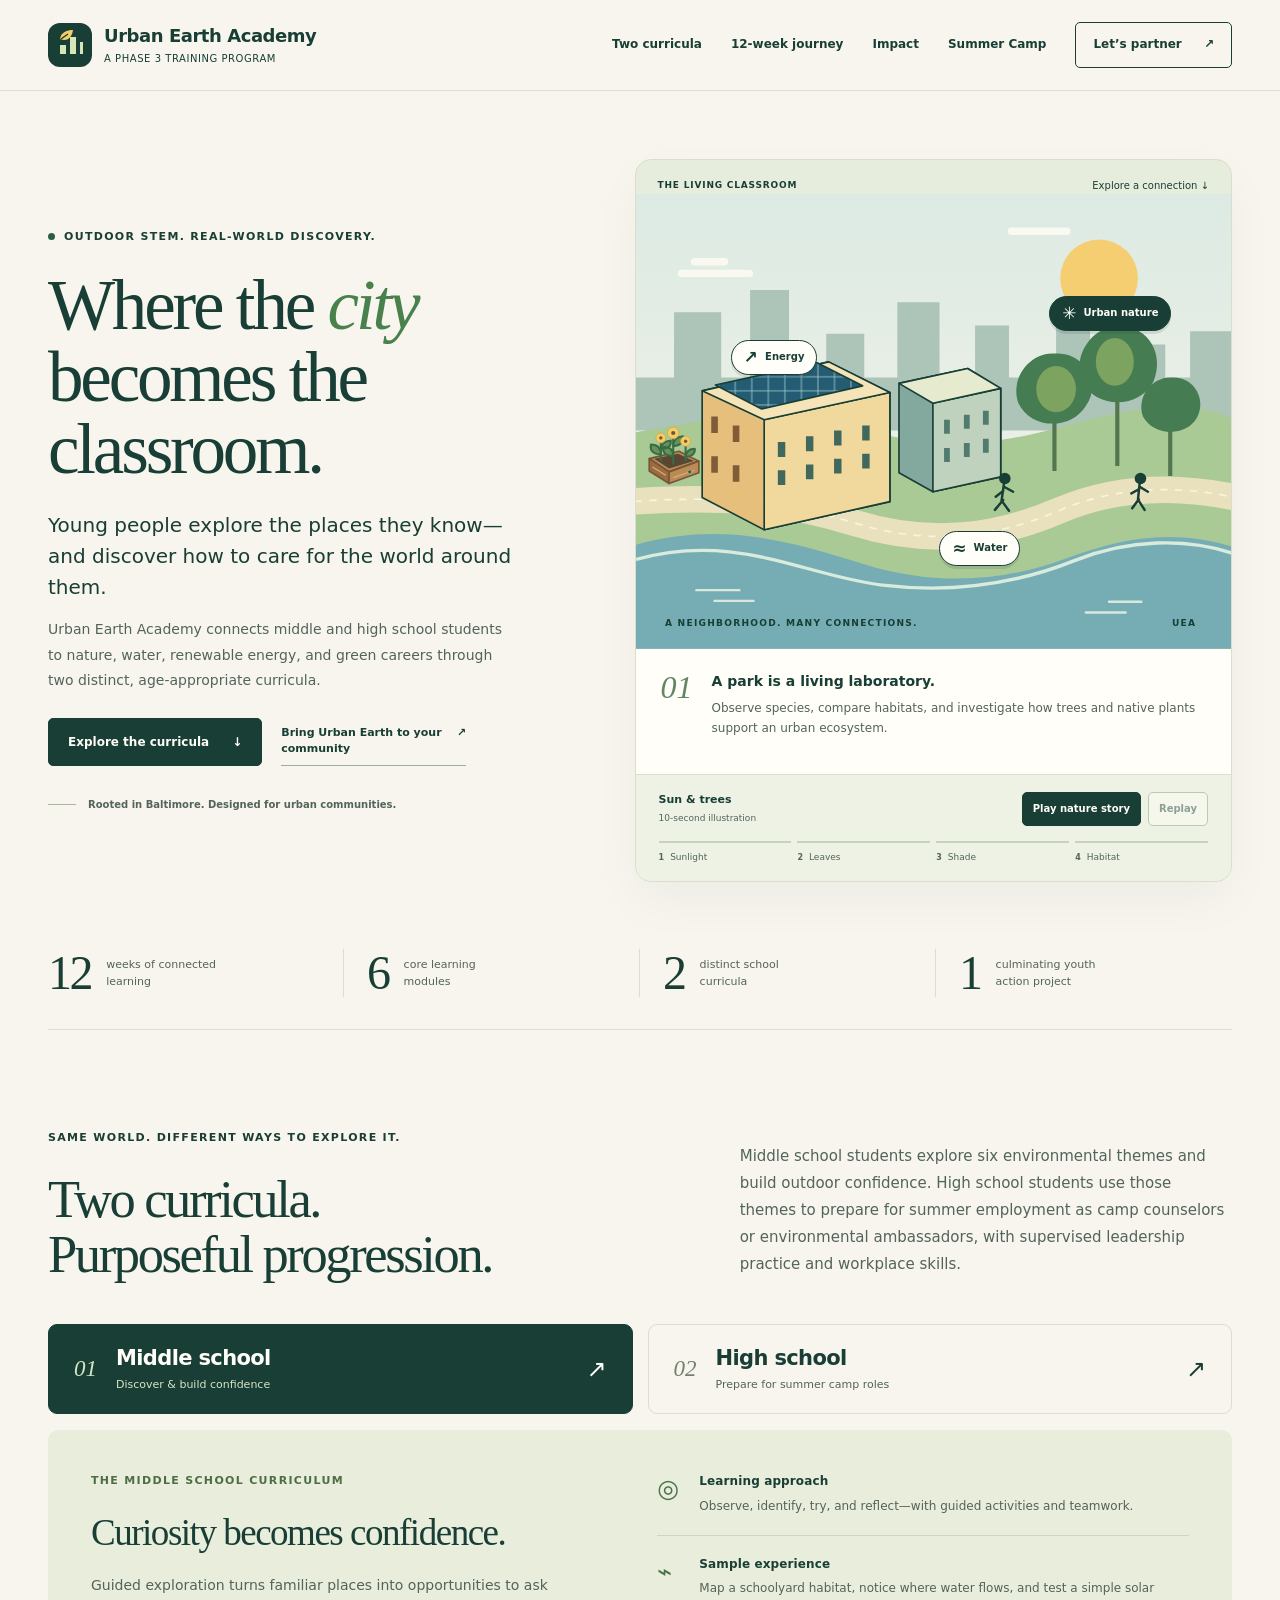
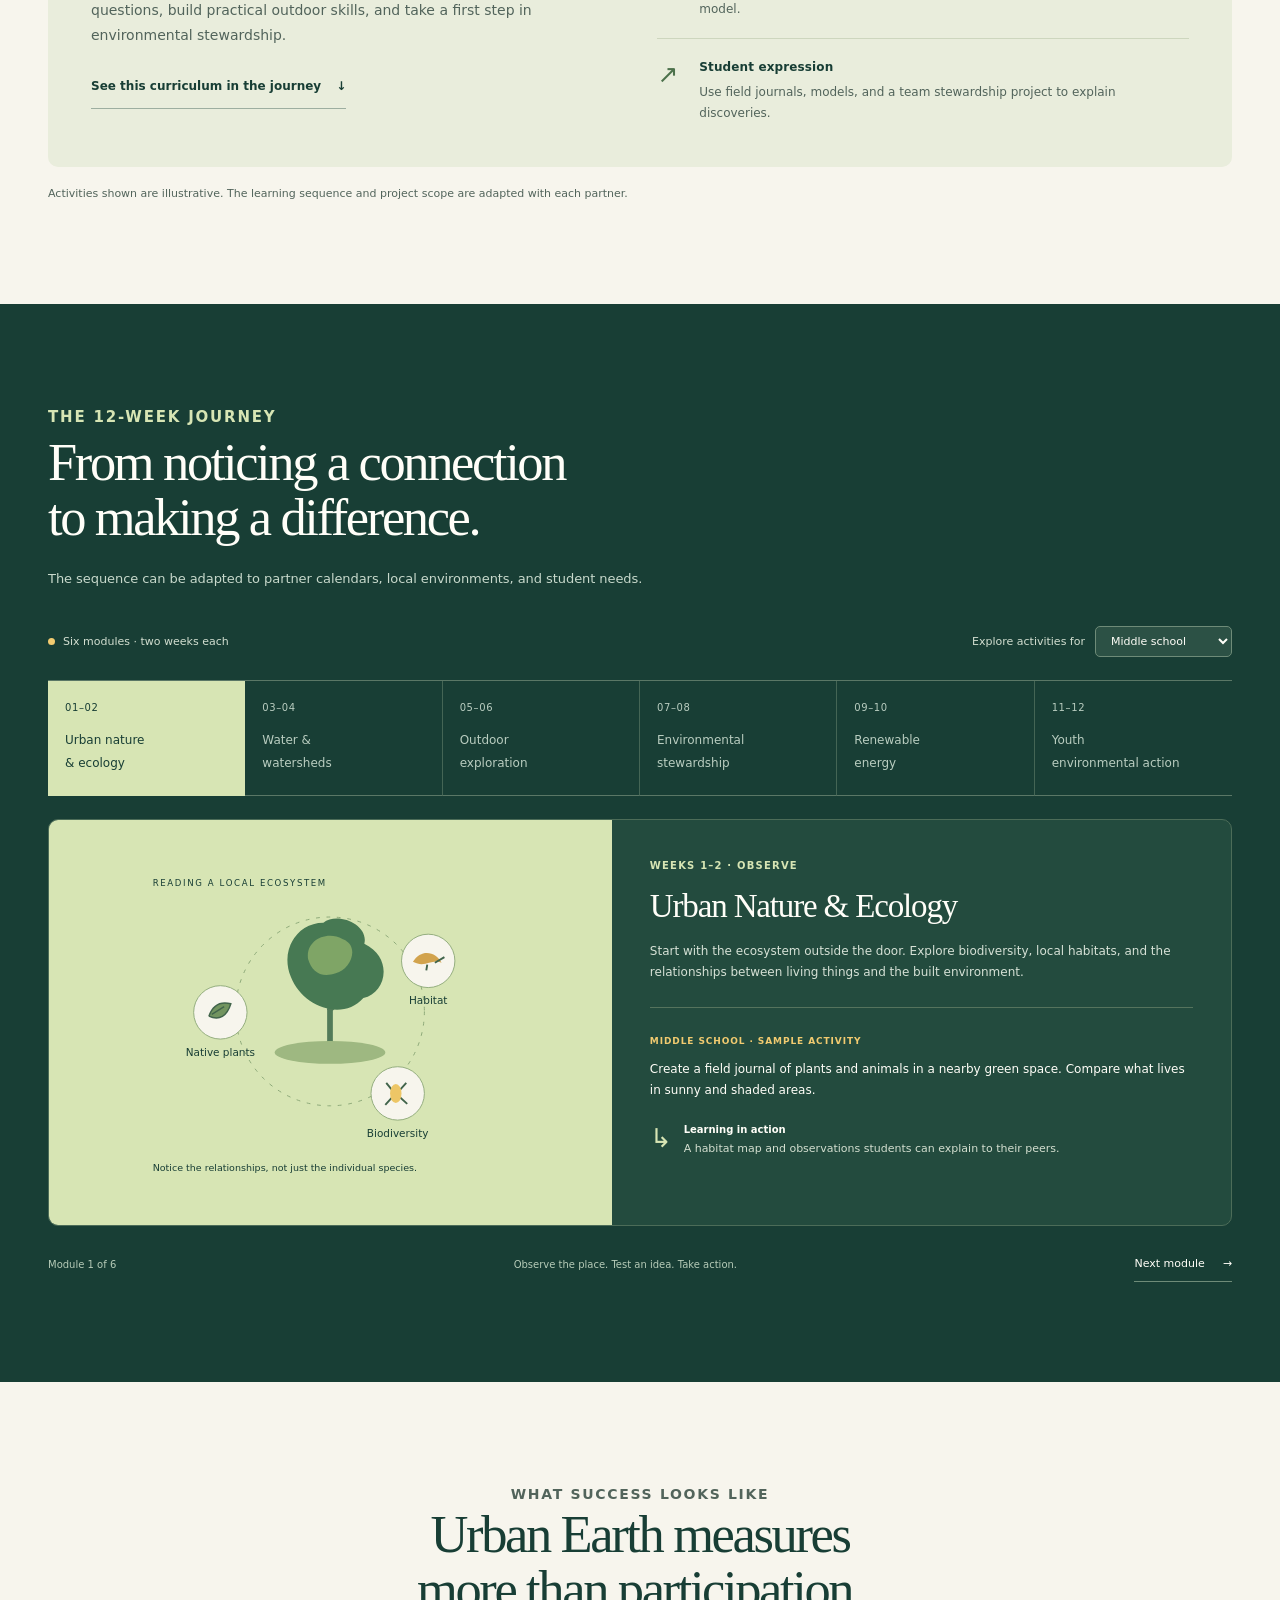
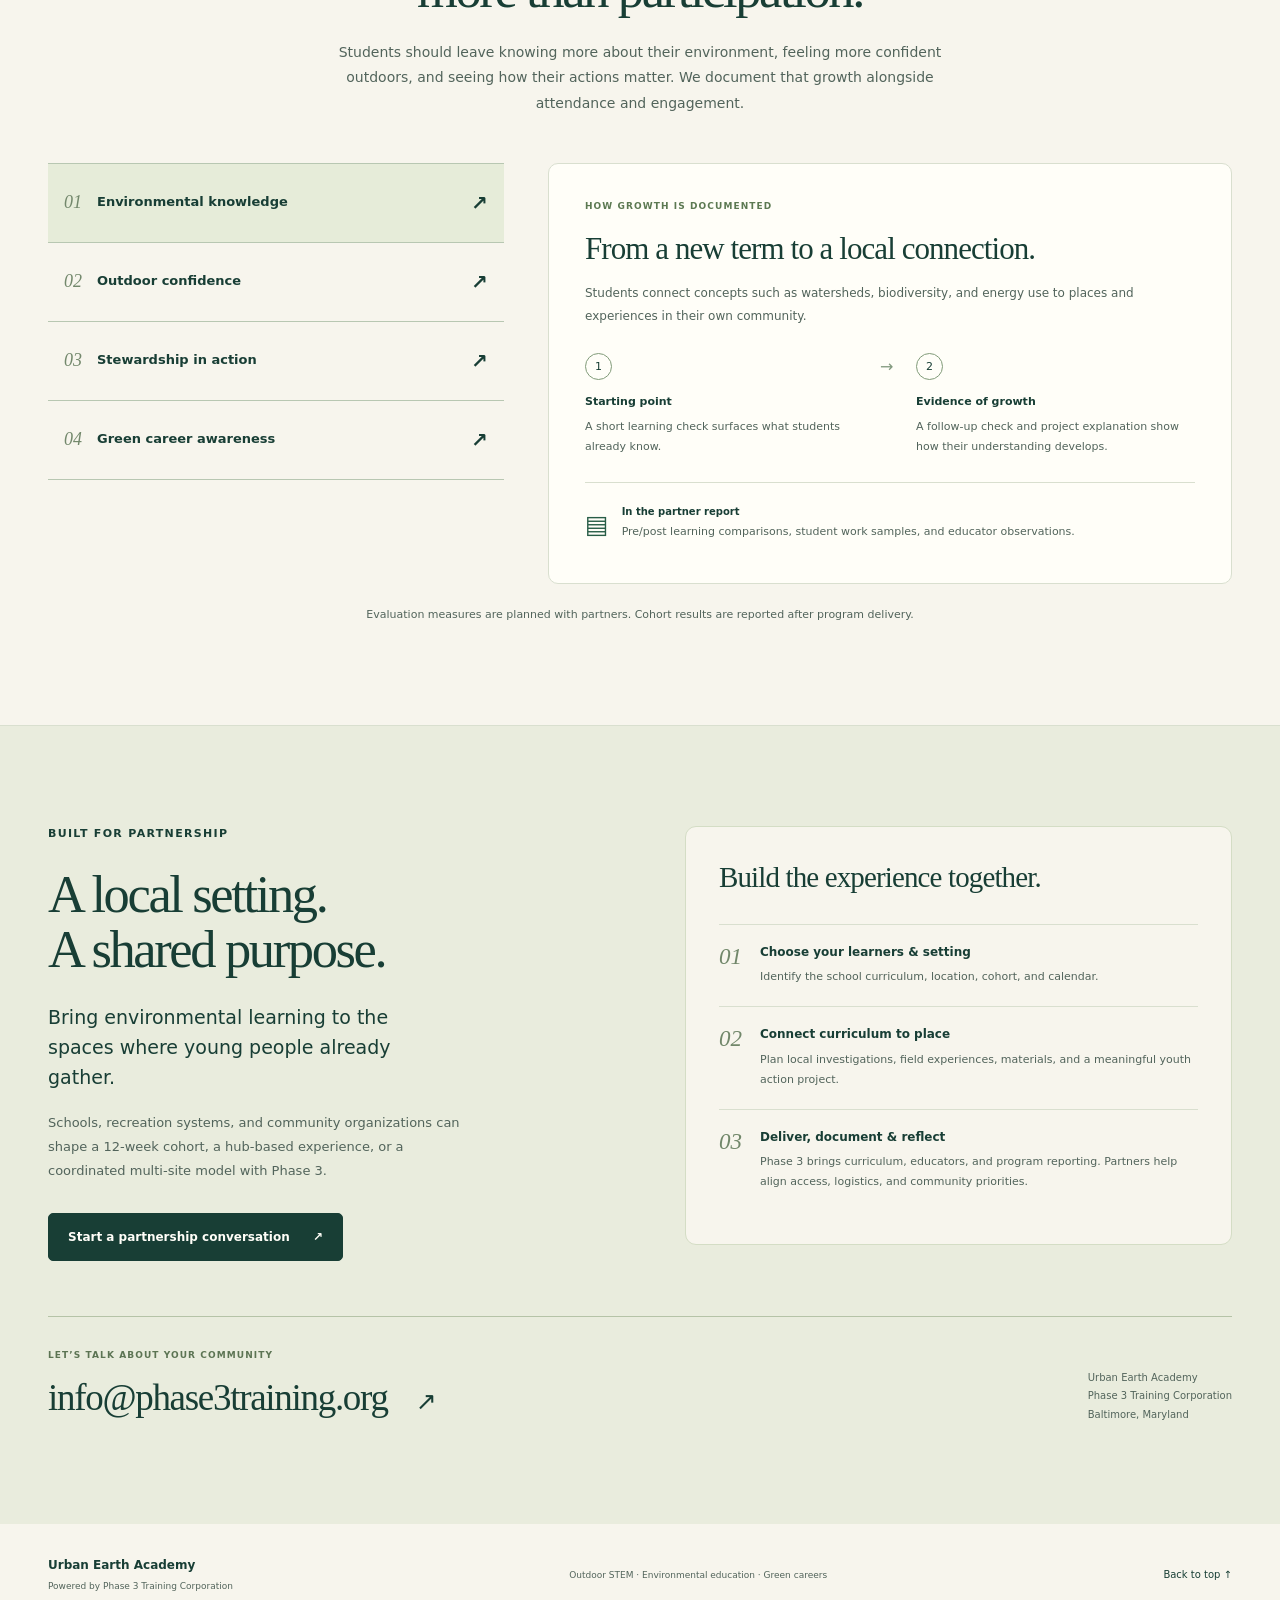
<file: index.html>
<!doctype html>
<html lang="en">
<head>
  <meta charset="utf-8">
  <meta name="viewport" content="width=device-width, initial-scale=1">
  <meta name="description" content="Urban Earth Academy connects middle and high school students to outdoor STEM, environmental stewardship, and green careers through two distinct curricula and a 12-week learning journey.">
  <meta name="theme-color" content="#173f35">
  <title>Urban Earth Academy | Where the City Becomes the Classroom</title>
  <link rel="icon" href="./favicon.svg" type="image/svg+xml">
  <link rel="stylesheet" href="./style.css">
  <link rel="stylesheet" href="./watershed.css">
  <script src="./app.js" defer></script>
  <script src="./watershed.js" defer></script>
</head>
<body>
  <a href="#main" class="skip-link">Skip to content</a>
  <header class="site-header">
    <div class="wrap nav-row">
      <a class="brand" href="#top" aria-label="Urban Earth Academy home">
        <svg class="brand-mark" viewBox="0 0 44 44" aria-hidden="true"><rect width="44" height="44" rx="12" fill="currentColor"/><path d="M12 31V22h6v9m4 0V14h6v17m4 0V19h3v12" fill="#d4e7b5"/><path d="M12 16c1-8 9-9 13-9-1 7-5 12-13 9Z" fill="#f6cc67"/><path d="m13 16 7-5" fill="none" stroke="#173f35" stroke-width="1.5"/></svg>
        <span>Urban Earth <b>Academy</b><small>A Phase 3 Training program</small></span>
      </a>
      <button class="menu-toggle" aria-expanded="false" aria-controls="site-nav">Menu <span aria-hidden="true">☰</span></button>
      <nav id="site-nav" aria-label="Main navigation">
        <a href="#curricula">Two curricula</a>
        <a href="#journey">12-week journey</a>
        <a href="#impact">Impact</a>
        <a href="./summer-camp.html">Summer Camp</a>
        <a class="nav-cta" href="#partners">Let’s partner <span aria-hidden="true">↗</span></a>
      </nav>
    </div>
  </header>
  <main id="main">
    <section class="hero" id="top" aria-labelledby="hero-title">
      <div class="wrap hero-grid">
        <div class="hero-copy">
          <p class="eyebrow"><span class="seed-dot"></span> Outdoor STEM. Real-world discovery.</p>
          <h1 id="hero-title">Where the <em>city</em><br>becomes the<br>classroom.</h1>
          <p class="hero-lead">Young people explore the places they know—and discover how to care for the world around them.</p>
          <p class="hero-description">Urban Earth Academy connects middle and high school students to nature, water, renewable energy, and green careers through two distinct, age-appropriate curricula.</p>
          <div class="actions"><a class="button primary" href="#curricula">Explore the curricula <span aria-hidden="true">↓</span></a><a class="text-link" href="#partners">Bring Urban Earth to your community <span aria-hidden="true">↗</span></a></div>
          <div class="hero-note"><span class="little-line"></span> Rooted in Baltimore. Designed for urban communities.</div>
        </div>
        <div class="hero-visual">
          <div class="scene-topline"><span>THE LIVING CLASSROOM</span><span>Explore a connection <span aria-hidden="true">↓</span></span></div>
          <div class="landscape">
            <svg class="city-scene" viewBox="0 0 720 550" role="img" aria-labelledby="scene-title scene-desc">
              <title id="scene-title">A city connected by water, nature, and energy</title>
              <desc id="scene-desc">An illustrated urban neighborhood with solar panels, sunlit trees, a planted garden, and a river. Choose Urban nature to explore sunlight, leaves, shade, and habitat, Water to follow runoff down the left side of the building into the stream, or Energy to see sunlight power the building lights through rooftop solar panels.</desc>
              <defs>
                <pattern id="windows" width="22" height="28" patternUnits="userSpaceOnUse"><rect x="7" y="7" width="7" height="12" rx="1" fill="#8baba2"/></pattern>
                <pattern id="solar" width="20" height="17" patternUnits="userSpaceOnUse"><path d="M0 0h20v17H0z" fill="#245c73" stroke="#a0cbd1" stroke-width="1"/></pattern>
                <linearGradient id="sky" x2="0" y2="1"><stop stop-color="#dceae3"/><stop offset="1" stop-color="#f7f4e8"/></linearGradient>
                <mask id="watershed-flow-mask" maskUnits="userSpaceOnUse" x="0" y="0" width="720" height="550"><path id="watershed-flow-reveal" d="M58 272C49 290 46 307 46 323C50 329 58 333 65 336C68 350 58 366 63 381S91 408 108 441" fill="none" stroke="white" stroke-width="10" stroke-linecap="round"/></mask>
              </defs>
              <rect width="720" height="550" fill="url(#sky)"/>
              <circle cx="560" cy="102" r="47" fill="#f4ce70"/>
              <g fill="none" stroke="#fffdf4" stroke-width="9" stroke-linecap="round" opacity=".8"><path d="M55 96h82m-66-14h36m347-37h67"/></g>
              <g fill="#adc4b9"><path d="M0 222h46v-79h57v79h35V116h47v106h45v-53h46v53h40v-91h51v91h43v-63h41v63h57v-78h41v78h49V182h42v40h30v-56h57v56h53v64H0z"/></g>
              <path d="M0 288c124-22 172-30 259-7s148 30 254 1 155-34 207-11v279H0z" fill="#a9c995"/>
              <path d="M0 424c101-28 182-6 274 23s175 20 245-6 130-36 201-15v124H0z" fill="#76adb4"/>
              <path d="M0 442c121-34 205 20 298 31s168-4 233-30 135-27 189-9" fill="none" stroke="#d9ebdc" stroke-width="4"/>
              <path d="M-20 373c119-9 194-3 285 25s171 17 246-15 151-30 219-15" fill="none" stroke="#e9e1bd" stroke-width="32"/>
              <path d="M-20 373c119-9 194-3 285 25s171 17 246-15 151-30 219-15" fill="none" stroke="#f9f4de" stroke-width="2" stroke-dasharray="9 9"/>
              <g id="nature-shade" fill="#396b4b" opacity="0" aria-hidden="true"><ellipse cx="519" cy="326" rx="65" ry="15"/><ellipse cx="604" cy="328" rx="49" ry="12"/></g>
              <g stroke="#173f35" stroke-width="2" stroke-linejoin="round">
                <path d="m80 238 153-35 74 37v132l-152 34-75-39z" fill="#e7bf7d"/>
                <path d="m155 273 152-33v132l-152 34z" fill="#f1d99e"/>
                <path d="m80 238 153-35 74 37-152 33z" fill="#f4e4b8"/>
                <path d="m96 231 123-27 55 28-122 28z" fill="url(#solar)"/>
                <path d="M176 300v18m34-25v18m34-25v18m34-24v18m-102 36v18m34-25v18m34-25v18m34-24v18" stroke="#40685d" stroke-width="9"/>
                <path d="M95 269v20m26-9v20m-26 17v20m26-9v20" stroke="#805c39" stroke-width="8"/>
                <path d="m318 229 83-18 40 24v107l-82 18-41-23z" fill="#83a99e"/>
                <path d="m359 253 82-18v107l-82 18z" fill="#bfd2bd"/>
                <path d="m318 229 83-18 40 24-82 18z" fill="#e6ebd0"/>
                <path d="M376 273v17m24-23v17m23-22v17m-47 28v17m24-23v17m23-22v17" stroke="#527b70" stroke-width="7"/>
              </g>
              <g id="nature-trees">
              <g stroke="#52764d" stroke-width="5"><path d="M506 335V219m76 110V198m64 143V244"/></g>
              <g fill="#457c51"><path d="M462 252c-10-32 17-62 45-59 35-2 57 36 37 63-18 30-67 29-82-4Z"/><path d="M540 228c-14-33 13-68 42-68 38-2 57 34 44 66-15 32-67 36-86 2Z"/><path d="M613 269c-8-24 11-47 33-47 28-3 45 26 32 49-13 23-52 22-65-2Z"/></g>
              <g fill="#7ca35f"><ellipse cx="508" cy="236" rx="24" ry="28"/><ellipse cx="579" cy="203" rx="23" ry="29"/></g>
              </g>
              <g id="native-planter" stroke-linejoin="round" transform="translate(-640 8)">
                <title>A raised flower box in the grass left of the yellow building, receiving rain before excess water drains toward the stream</title>
                <path d="m656 312 36-9 24 12-36 13Z" fill="#b78a52" stroke="#765636" stroke-width="2"/>
                <path d="m656 312 24 16v14l-24-15Z" fill="#9b6c40" stroke="#765636" stroke-width="2"/>
                <path d="m680 328 36-13v14l-36 13Z" fill="#ba8b54" stroke="#765636" stroke-width="2"/>
                <path d="m662 312 29-6 19 9-30 9Z" fill="#594734"/>
                <path d="m660 322 16 10m9 3 26-9" fill="none" stroke="#d4ad77" stroke-width="1.5"/>
                <g stroke="#396b44" stroke-width="2.5" fill="#67935a">
                  <path d="M670 315v-25m15 29v-35m15 31v-21" fill="none"/>
                  <path d="M670 307q-14-1-12-12 12 0 12 12m0-7q13 1 12-10-11 1-12 10m15 9q-14-1-12-11 12-1 12 11m0-12q13-1 12-12-12 1-12 12m15 13q12-1 11-10-10 0-11 10"/>
                </g>
                <g fill="#f2ce68" stroke="#dba64b" stroke-width="1"><circle cx="670" cy="287" r="6"/><circle cx="685" cy="281" r="7"/><circle cx="700" cy="291" r="6"/></g>
                <circle cx="705" cy="328" r="2.5" fill="#375c50" stroke="#d4ad77" stroke-width="1"/>
                <g fill="#785434"><circle cx="670" cy="287" r="2"/><circle cx="685" cy="281" r="2.5"/><circle cx="700" cy="291" r="2"/></g>
              </g>
              <g stroke="#173f35" stroke-width="3" stroke-linecap="round"><path d="m442 371 3-21m0 4 11 6m-12-1-9 7m9 4-10 12m9-10 8 11"/><path d="m607 369 2-19m0 4 10 6m-11-3-9 5m9 7-8 11m8-9 7 11"/></g>
              <g fill="#173f35"><circle cx="446" cy="344" r="7"/><circle cx="610" cy="344" r="7"/></g>
              <path d="M73 479h52m-30 13h47m402 14h48m-20-13h39" stroke="#d8e9dc" stroke-width="3" stroke-linecap="round"/>
              <g fill="#173f35" font-family="system-ui,sans-serif" font-size="11" font-weight="700" letter-spacing="1.5"><text x="35" y="522">A NEIGHBORHOOD. MANY CONNECTIONS.</text><text x="648" y="522">UEA</text></g>
            
              <g id="watershed-animation" class="watershed-animation" aria-hidden="true">
                <g id="watershed-cloud" fill="#f7fcff" stroke="#83b8d0" stroke-width="1.5" transform="translate(-109 107)">
                  <path d="M128 103c-16-3-19-28-1-33 1-24 35-30 46-9 24-11 48 11 39 30 17 9 10 27-9 27h-65c-7 0-11-7-10-15Z"/>
                </g>
                <g id="watershed-rain" stroke="#3588aa" stroke-width="2" stroke-linecap="round">
                  <path d="m29 229-2 10"/><path d="m49 233-2 10"/><path d="m69 228-2 10"/>
                  <path d="m34 250-2 10"/><path d="m57 253-2 10"/><path d="m73 250-2 10"/>
                </g>
                <path id="watershed-guide" d="M58 272C49 290 46 307 46 323C50 329 58 333 65 336C68 350 58 366 63 381S91 408 108 441" fill="none" stroke="#e1f4ed" stroke-width="5" stroke-linecap="round" opacity=".3"/>
                <path id="watershed-route" d="M58 272C49 290 46 307 46 323C50 329 58 333 65 336C68 350 58 366 63 381S91 408 108 441" fill="none" stroke="#3b91b1" stroke-width="4" stroke-linecap="round"/>
                <path id="watershed-flow" mask="url(#watershed-flow-mask)" d="M58 272C49 290 46 307 46 323C50 329 58 333 65 336C68 350 58 366 63 381S91 408 108 441" fill="none" stroke="#c4edf0" stroke-width="2" stroke-linecap="round" stroke-dasharray="2 10" opacity="0"/>
                <ellipse id="watershed-garden" cx="46" cy="322" rx="24" ry="7" fill="#a2ce83" opacity="0"/>
                <g id="watershed-soil" opacity="0" fill="none" stroke="#d5eed4" stroke-width="1.5">
                  <ellipse cx="46" cy="322" rx="14" ry="4"/>
                  <path d="M35 320v5m11-7v8m11-7v5"/>
                </g>
                <g fill="#8ed8eb" stroke="#effcf8" stroke-width="1.5" id="watershed-drops">
                  <circle r="3.5"/><circle r="3.5"/><circle r="3"/><circle r="3"/><circle r="2.5"/>
                </g>
                <g id="watershed-ripples" fill="none" stroke="#f4fcff" stroke-width="3" opacity="0">
                  <ellipse cx="108" cy="445" rx="12" ry="5"/><ellipse cx="108" cy="445" rx="23" ry="9"/>
                </g>
              </g>
              <g id="nature-animation" class="watershed-animation" aria-hidden="true">
                <circle id="nature-halo" cx="560" cy="102" r="56" fill="#f8d982" opacity="0"/>
                <g id="nature-rays" fill="none" stroke="#d9a333" stroke-width="3" stroke-linecap="round">
                  <path d="M560 41V28m31 21 7-11m15 33 12-7m-4 38h15m-23 31 12 7m-34 15 7 11m-38-3v14m-31-22-7 11m-15-33-12 7m4-38h-14m22-31-12-7m34-15-7-11"/>
                </g>
                <g id="nature-sunlight" stroke="#e9b94f" stroke-width="5" stroke-linecap="round" fill="none">
                  <path d="M531 147 514 186"/><path d="M567 157 575 181"/><path d="M598 148 633 214"/>
                </g>
                <g id="nature-leaves" fill="#acd279" stroke="#3c7045" stroke-width="2">
                  <g transform="translate(506 231)"><path d="M0 0C-28 0-29-23-26-29-6-28 4-13 0 0Z"/><path d="M0 0C25 2 33-17 32-25 10-28-1-12 0 0Z"/><path d="M0 9V-3m0 3-17-19M0 0l21-16" fill="none"/></g>
                  <g transform="translate(582 204)"><path d="M0 0C-28 0-29-23-26-29-6-28 4-13 0 0Z"/><path d="M0 0C25 2 33-17 32-25 10-28-1-12 0 0Z"/><path d="M0 9V-3m0 3-17-19M0 0l21-16" fill="none"/></g>
                  <g transform="translate(646 258)"><path d="M0 0C-23 0-24-19-22-24-5-23 3-11 0 0Z"/><path d="M0 0C21 2 27-14 26-21 8-23-1-10 0 0Z"/><path d="M0 8V-3m0 3-14-16M0 0l17-13" fill="none"/></g>
                </g>
                <g id="nature-birds" fill="none" stroke="#284e3b" stroke-width="3" stroke-linecap="round">
                  <path d="M631 168q8-10 16 0 8-10 16 0"/><path d="M603 146q6-8 12 0 6-8 12 0"/>
                </g>
              </g>
              <g id="energy-animation" class="watershed-animation" aria-hidden="true">
                <circle id="energy-halo" cx="560" cy="102" r="57" fill="#f5cf70" opacity="0"/>
                <g id="energy-rays" stroke="#d5a039" stroke-width="3" stroke-linecap="round" fill="none">
                  <path d="M560 41V28m31 21 7-11m15 33 12-7m-4 38h15m-23 31 12 7m-34 15 7 11m-38-3v14m-31-22-7 11m-15-33-12 7m4-38h-14m22-31-12-7m34-15-7-11"/>
                </g>
                <path id="energy-beam" d="M516 116 126 222 250 237 527 138Z" fill="#f9df86" opacity="0"/>
                <g id="energy-photons" fill="none" stroke="#dcad42" stroke-width="3" stroke-linecap="round">
                  <path d="M516 121 157 224"/><path d="M521 131 231 228"/>
                </g>
                <path id="energy-panel" d="m96 231 123-27 55 28-122 28Z" fill="#e7edaa" stroke="#f6d36b" stroke-width="2" opacity="0"/>
                <path id="energy-wire" d="M226 242Q257 243 270 259L278 274 278 292" fill="none" stroke="#f7d56b" stroke-width="3" stroke-linecap="round" opacity="0"/>
                <g id="energy-lights" stroke="#ffdc77" stroke-width="9" opacity="0">
                  <path d="M176 300v18m34-25v18m34-25v18m34-24v18m-102 36v18m34-25v18m34-25v18m34-24v18"/>
                  <path d="M95 269v20m26-9v20m-26 17v20m26-9v20" stroke-width="8"/>
                </g>
                <g id="energy-window-glow" stroke="#ffe9a8" stroke-width="16" opacity="0" stroke-linecap="round">
                  <path d="M176 300v18m34-25v18m34-25v18m34-24v18m-102 36v18m34-25v18m34-25v18m34-24v18"/>
                  <path d="M95 269v20m26-9v20m-26 17v20m26-9v20"/>
                </g>
              </g>
            </svg>
            <div class="scene-pins" role="group" aria-label="Explore the illustrated city">
              <button class="scene-pin pin-energy" data-scene="energy" aria-pressed="false"><span aria-hidden="true">↗</span> Energy</button>
              <button class="scene-pin pin-nature" data-scene="nature" aria-pressed="true"><span aria-hidden="true">✳</span> Urban nature</button>
              <button class="scene-pin pin-water" data-scene="water" aria-pressed="false"><span aria-hidden="true">≈</span> Water</button>
            </div>
          </div>
          <div class="field-note" aria-live="polite" aria-atomic="true"><span class="note-number" id="scene-number">01</span><div><h2 id="scene-heading">A park is a living laboratory.</h2><p id="scene-copy">Observe species, compare habitats, and investigate how trees and native plants support an urban ecosystem.</p></div></div>
          <div class="watershed-player" id="watershed-player" hidden>
            <div class="watershed-toolbar">
              <p id="watershed-label">Sun, trees &amp; water <span>10-second illustration</span></p>
              <div class="watershed-buttons" role="group" aria-label="Living classroom animation controls">
                <button type="button" id="watershed-play" aria-controls="nature-animation watershed-animation energy-animation">Play nature story</button>
                <button type="button" id="watershed-replay" aria-controls="nature-animation watershed-animation energy-animation" disabled>Replay</button>
              </div>
            </div>
            <ol class="watershed-steps" aria-label="Animation stages">
              <li><span>1</span>Sunlight</li><li><span>2</span>Leaves</li><li><span>3</span>Shade</li><li><span>4</span>Habitat</li>
            </ol>
          </div>
        </div>
      </div>
      <div class="wrap program-facts" aria-label="Program at a glance"><div><strong>12</strong><span>weeks of connected learning</span></div><div><strong>6</strong><span>core learning modules</span></div><div><strong>2</strong><span>distinct school curricula</span></div><div><strong>1</strong><span>culminating youth action project</span></div></div>
    </section>

    <section class="curricula section" id="curricula" aria-labelledby="curricula-title">
      <div class="wrap">
        <div class="section-heading two-column"><div><p class="eyebrow">Same world. Different ways to explore it.</p><h2 id="curricula-title">Two curricula.<br>Purposeful progression.</h2></div><p>Middle school students explore six environmental themes and build outdoor confidence. High school students use those themes to prepare for summer employment as camp counselors or environmental ambassadors, with supervised leadership practice and workplace skills.</p></div>
        <div class="curriculum-tabs" role="tablist" aria-label="School curriculum">
          <button id="tab-middle" class="curriculum-tab" role="tab" aria-selected="true" aria-controls="curriculum-panel" data-track="middle"><span class="tab-index">01</span><span>Middle school<small>Discover & build confidence</small></span><span class="tab-arrow" aria-hidden="true">↗</span></button>
          <button id="tab-high" class="curriculum-tab" role="tab" aria-selected="false" aria-controls="curriculum-panel" tabindex="-1" data-track="high"><span class="tab-index">02</span><span>High school<small>Prepare for summer camp roles</small></span><span class="tab-arrow" aria-hidden="true">↗</span></button>
        </div>
        <div id="curriculum-panel" class="curriculum-panel" role="tabpanel" aria-labelledby="tab-middle" tabindex="0">
          <div class="track-intro"><span class="label" id="track-label">THE MIDDLE SCHOOL CURRICULUM</span><h3 id="track-title">Curiosity becomes confidence.</h3><p id="track-summary">Guided exploration turns familiar places into opportunities to ask questions, build practical outdoor skills, and take a first step in environmental stewardship.</p><a href="#journey" class="text-link">See this curriculum in the journey <span aria-hidden="true">↓</span></a></div>
          <div class="track-details" id="track-details"><article><span class="detail-icon" aria-hidden="true">◎</span><div><h4>Learning approach</h4><p>Observe, identify, try, and reflect—with guided activities and teamwork.</p></div></article><article><span class="detail-icon" aria-hidden="true">⌁</span><div><h4>Sample experience</h4><p>Map a schoolyard habitat, notice where water flows, and test a simple solar model.</p></div></article><article><span class="detail-icon" aria-hidden="true">↗</span><div><h4>Student expression</h4><p>Use field journals, models, and a team stewardship project to explain discoveries.</p></div></article></div>
        </div>
        <p class="fine-print curriculum-note" id="middle-curriculum-note">Activities shown are illustrative. The learning sequence and project scope are adapted with each partner.</p>
        <p class="fine-print curriculum-note" id="high-curriculum-note" hidden>Prepare to apply for available summer roles. Positions, eligibility, and required pre-camp training are confirmed with camp partners. <a href="./summer-camp.html">Explore Urban Earth Camp</a>.</p>
      </div>
    </section>

    <section class="journey section" id="journey" aria-labelledby="journey-title">
      <div class="wrap">
        <div class="section-heading journey-heading"><p class="eyebrow">The 12-week journey</p><h2 id="journey-title">From noticing a connection<br>to making a difference.</h2><p class="journey-intro" id="journey-intro">The sequence can be adapted to partner calendars, local environments, and student needs.</p></div>
        <div class="journey-toolbar"><p><span class="small-dot"></span> Six modules · two weeks each</p><label for="journey-track">Explore activities for <select id="journey-track"><option value="middle">Middle school</option><option value="high">High school</option></select></label></div>
        <div class="module-tabs" role="tablist" aria-label="Journey modules">
          <button class="module-tab" role="tab" id="module-0" data-module="0" aria-selected="true" aria-controls="module-panel"><span>01–02</span><strong>Urban nature<br>& ecology</strong></button>
          <button class="module-tab" role="tab" id="module-1" data-module="1" aria-selected="false" aria-controls="module-panel" tabindex="-1"><span>03–04</span><strong>Water &<br>watersheds</strong></button>
          <button class="module-tab" role="tab" id="module-2" data-module="2" aria-selected="false" aria-controls="module-panel" tabindex="-1"><span>05–06</span><strong>Outdoor<br>exploration</strong></button>
          <button class="module-tab" role="tab" id="module-3" data-module="3" aria-selected="false" aria-controls="module-panel" tabindex="-1"><span>07–08</span><strong>Environmental<br>stewardship</strong></button>
          <button class="module-tab" role="tab" id="module-4" data-module="4" aria-selected="false" aria-controls="module-panel" tabindex="-1"><span>09–10</span><strong>Renewable<br>energy</strong></button>
          <button class="module-tab" role="tab" id="module-5" data-module="5" aria-selected="false" aria-controls="module-panel" tabindex="-1"><span>11–12</span><strong>Youth<br>environmental action</strong></button>
        </div>
        <div class="module-panel" id="module-panel" role="tabpanel" aria-labelledby="module-0" tabindex="0">
          <div class="module-visual" id="module-visual" aria-hidden="true"></div>
          <div class="module-content"><p class="label" id="module-label">WEEKS 1–2 · OBSERVE</p><h3 id="module-title">Urban Nature & Ecology</h3><p id="module-summary">Start with the ecosystem outside the door. Explore biodiversity, local habitats, and the relationships between living things and the built environment.</p><div class="activity-box"><span id="activity-track">MIDDLE SCHOOL · SAMPLE ACTIVITY</span><p id="module-activity">Create a field journal of plants and animals in a nearby green space. Compare what lives in sunny and shaded areas.</p></div><div class="module-takeaway"><span aria-hidden="true">↳</span><p><strong>Learning in action</strong><br><span id="module-output">A habitat map and observations students can explain to their peers.</span></p></div></div>
        </div>
        <div class="journey-bottom"><span id="module-position">Module 1 of 6</span><p>Observe the place. Test an idea. Take action.</p><button id="next-module">Next module <span aria-hidden="true">→</span></button></div>
      </div>
    </section>

    <section class="impact section" id="impact" aria-labelledby="impact-title">
      <div class="wrap">
        <div class="section-heading centered"><p class="eyebrow">What success looks like</p><h2 id="impact-title">Urban Earth measures<br>more than participation.</h2><p>Students should leave knowing more about their environment, feeling more confident outdoors, and seeing how their actions matter. We document that growth alongside attendance and engagement.</p></div>
        <div class="impact-layout"><div class="impact-options" role="tablist" aria-label="Explore measures of student growth" aria-orientation="vertical"><button class="impact-tab" id="impact-0" role="tab" data-impact="0" aria-selected="true" aria-controls="impact-panel"><span>01</span>Environmental knowledge<span class="impact-arrow" aria-hidden="true">↗</span></button><button class="impact-tab" id="impact-1" role="tab" data-impact="1" aria-selected="false" aria-controls="impact-panel" tabindex="-1"><span>02</span>Outdoor confidence<span class="impact-arrow" aria-hidden="true">↗</span></button><button class="impact-tab" id="impact-2" role="tab" data-impact="2" aria-selected="false" aria-controls="impact-panel" tabindex="-1"><span>03</span>Stewardship in action<span class="impact-arrow" aria-hidden="true">↗</span></button><button class="impact-tab" id="impact-3" role="tab" data-impact="3" aria-selected="false" aria-controls="impact-panel" tabindex="-1"><span>04</span>Green career awareness<span class="impact-arrow" aria-hidden="true">↗</span></button></div>
        <div class="impact-panel" id="impact-panel" role="tabpanel" aria-labelledby="impact-0" tabindex="0"><span class="label">HOW GROWTH IS DOCUMENTED</span><h3 id="impact-heading">From a new term to a local connection.</h3><p id="impact-description">Students connect concepts such as watersheds, biodiversity, and energy use to places and experiences in their own community.</p><div class="evidence-flow"><div><span class="evidence-dot">1</span><strong>Starting point</strong><p id="impact-before">A short learning check surfaces what students already know.</p></div><span class="flow-arrow" aria-hidden="true">→</span><div><span class="evidence-dot">2</span><strong>Evidence of growth</strong><p id="impact-after">A follow-up check and project explanation show how their understanding develops.</p></div></div><div class="report-note"><span aria-hidden="true">▤</span><p><strong>In the partner report</strong><br><span id="impact-report">Pre/post learning comparisons, student work samples, and educator observations.</span></p></div></div></div>
        <p class="fine-print impact-footnote">Evaluation measures are planned with partners. Cohort results are reported after program delivery.</p>
      </div>
    </section>

    <section class="partners section" id="partners" aria-labelledby="partners-title">
      <div class="wrap">
        <div class="partnership-grid"><div><p class="eyebrow">Built for partnership</p><h2 id="partners-title">A local setting.<br>A shared purpose.</h2><p class="partner-lead">Bring environmental learning to the spaces where young people already gather.</p><p>Schools, recreation systems, and community organizations can shape a 12-week cohort, a hub-based experience, or a coordinated multi-site model with Phase 3.</p><a class="button primary" id="partner-email" href="mailto:info@phase3training.org?subject=Urban%20Earth%20Academy%20partnership">Start a partnership conversation <span aria-hidden="true">↗</span></a></div><div class="delivery-panel"><h3>Build the experience together.</h3><div class="delivery-row"><span>01</span><div><h4>Choose your learners & setting</h4><p>Identify the school curriculum, location, cohort, and calendar.</p></div></div><div class="delivery-row"><span>02</span><div><h4>Connect curriculum to place</h4><p>Plan local investigations, field experiences, materials, and a meaningful youth action project.</p></div></div><div class="delivery-row"><span>03</span><div><h4>Deliver, document & reflect</h4><p>Phase 3 brings curriculum, educators, and program reporting. Partners help align access, logistics, and community priorities.</p></div></div></div></div>
        <div class="contact-strip"><div><span class="label">LET’S TALK ABOUT YOUR COMMUNITY</span><a href="mailto:info@phase3training.org">info@phase3training.org <span aria-hidden="true">↗</span></a></div><p>Urban Earth Academy<br>Phase 3 Training Corporation<br>Baltimore, Maryland</p></div>
      </div>
    </section>
  </main>
  <footer><div class="wrap footer-row"><a class="footer-brand" href="#top">Urban Earth Academy <span>Powered by Phase 3 Training Corporation</span></a><p>Outdoor STEM · Environmental education · Green careers</p><a href="#top" class="back-top">Back to top ↑</a></div></footer>
  <noscript><div class="noscript">For the interactive curriculum, module, and impact views, enable JavaScript. Contact <a href="mailto:info@phase3training.org">info@phase3training.org</a> for a program walkthrough.</div></noscript>
</body>
</html>
</file>
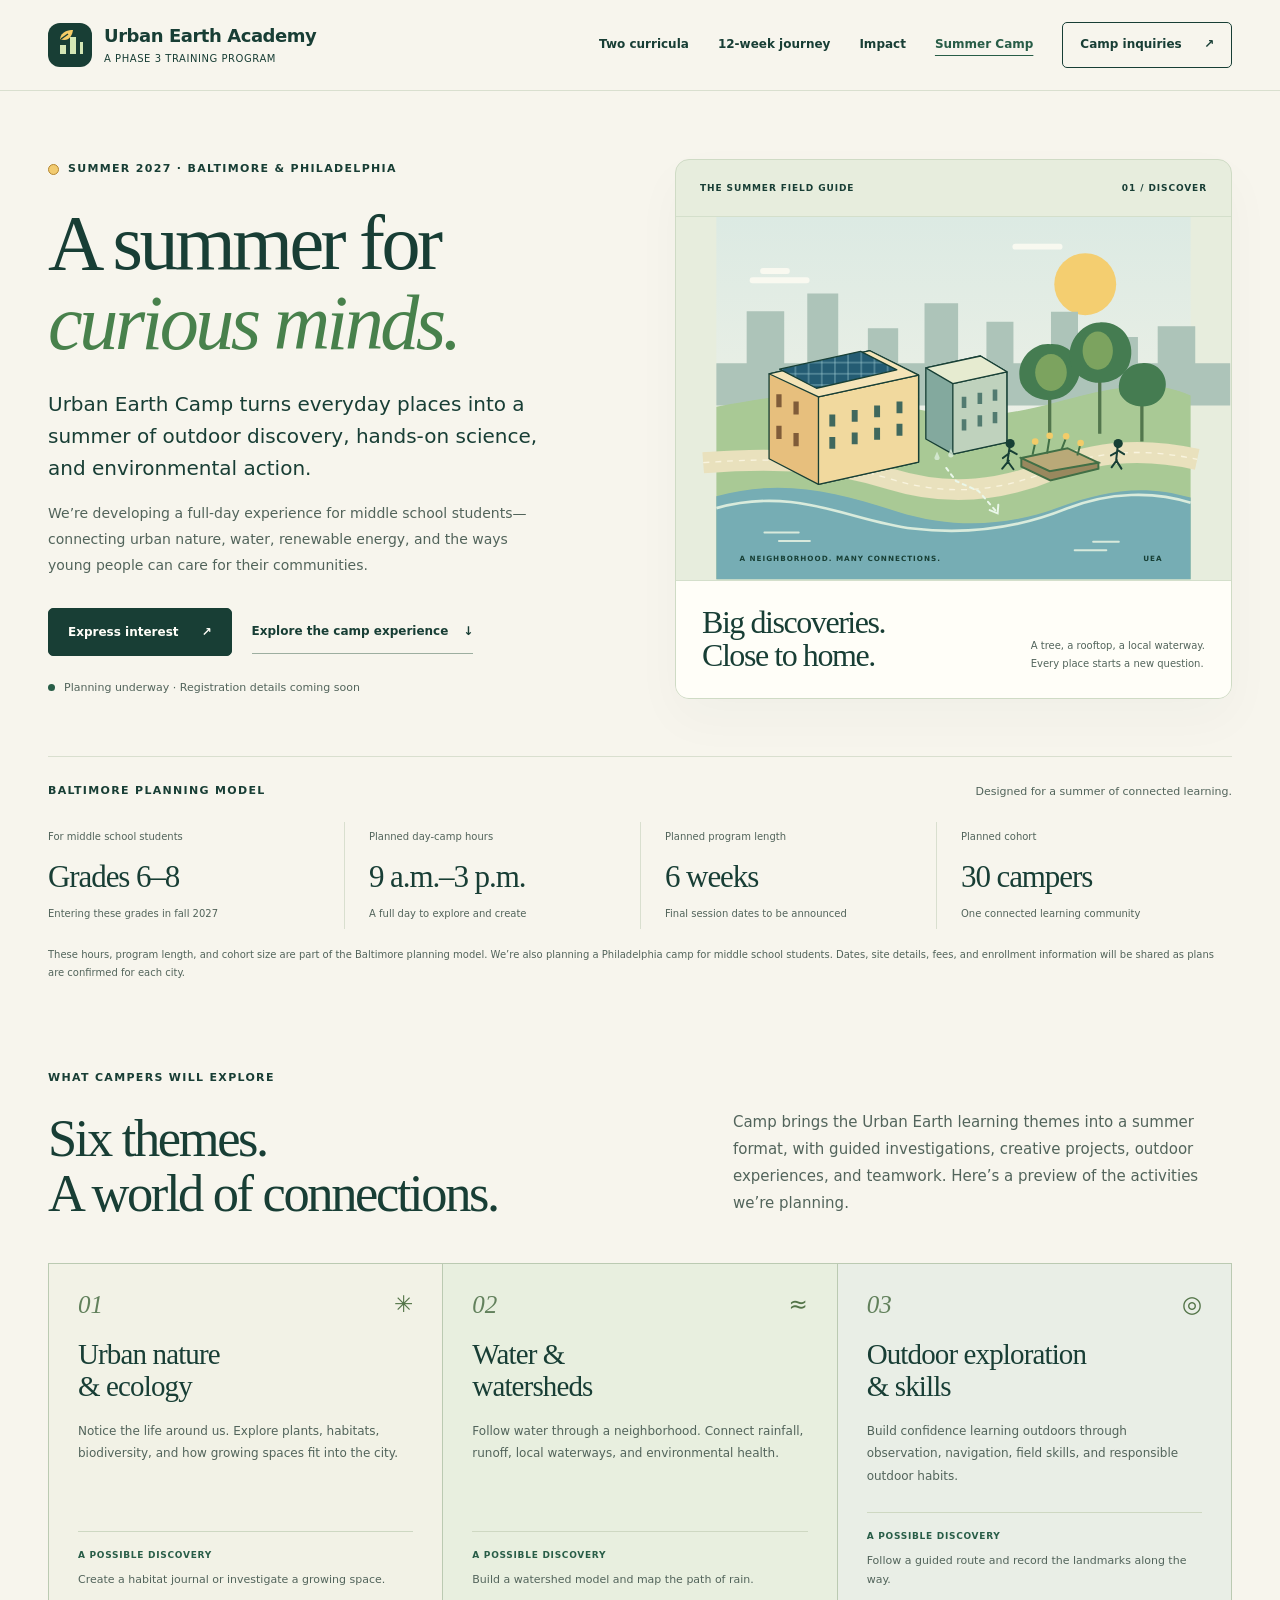
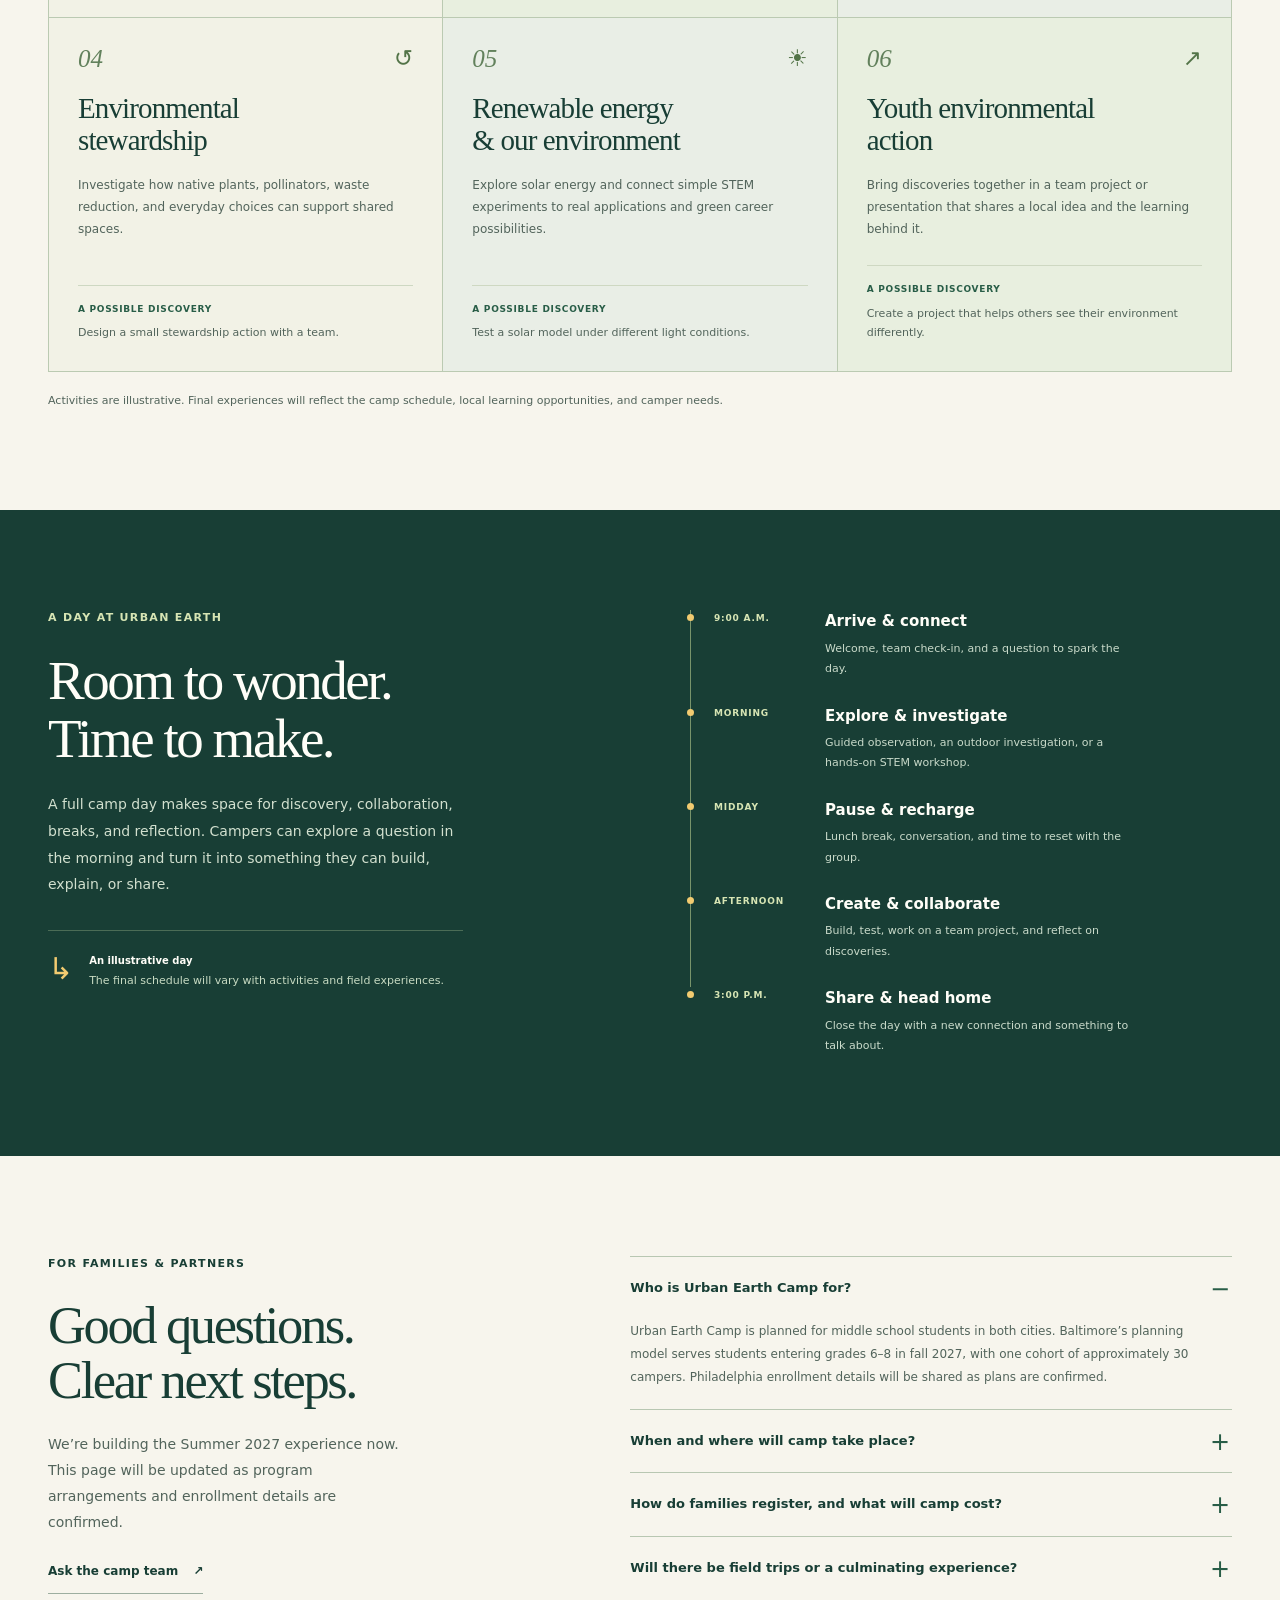
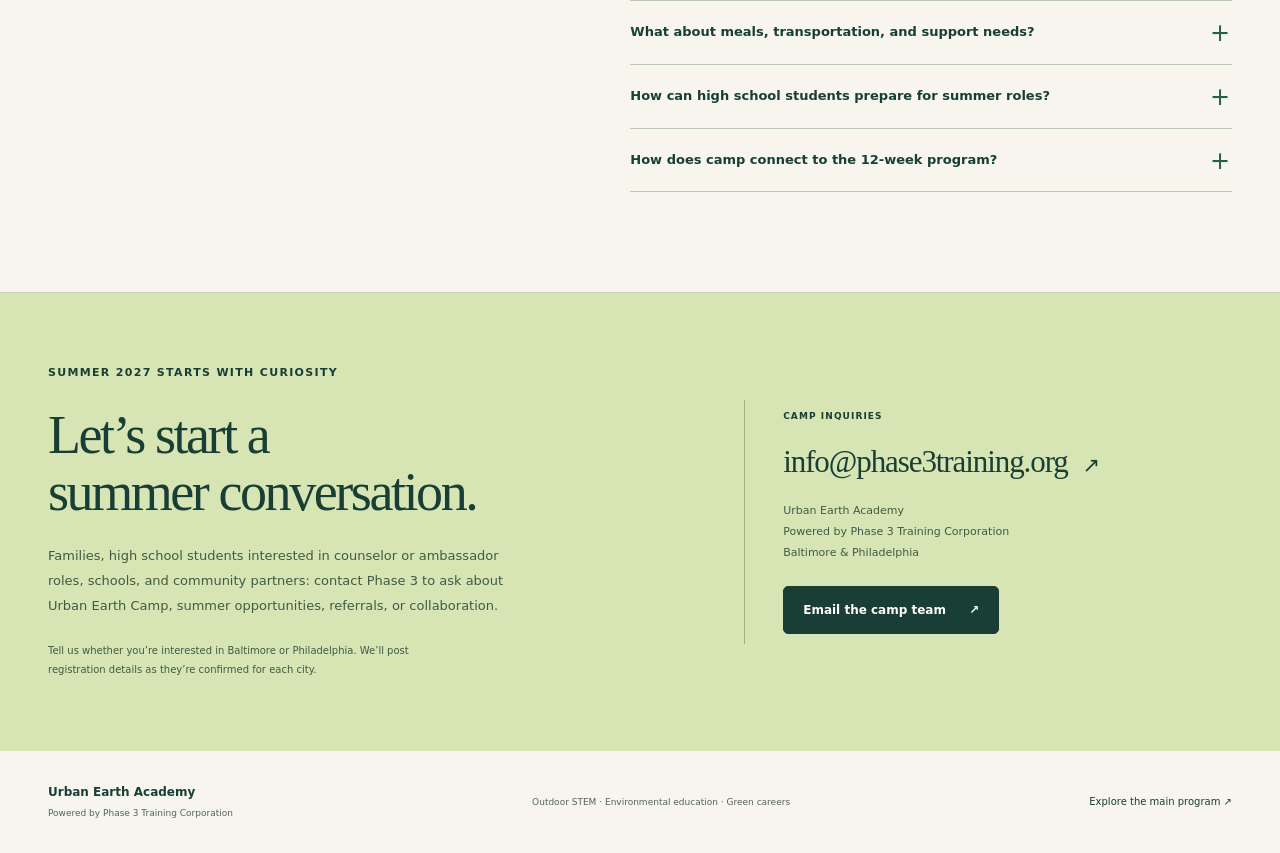
<file: summer-camp.html>
<!doctype html>
<html lang="en">
<head>
  <meta charset="utf-8">
  <meta name="viewport" content="width=device-width, initial-scale=1">
  <meta name="description" content="Discover plans for Urban Earth Camp, a Summer 2027 outdoor STEM day camp for middle school students planned for Baltimore and Philadelphia. Explore six environmental themes and contact Phase 3 to express interest.">
  <meta name="theme-color" content="#173f35">
  <title>Summer Camp 2027 | Urban Earth Academy</title>
  <link rel="icon" href="./favicon.svg" type="image/svg+xml">
  <link rel="stylesheet" href="./style.css">
  <link rel="stylesheet" href="./camp.css">
  <script src="./camp.js" defer></script>
</head>
<body class="camp-page">
  <a href="#main" class="skip-link">Skip to content</a>
  <header class="site-header">
    <div class="wrap nav-row">
      <a class="brand" href="./" aria-label="Urban Earth Academy home">
        <svg class="brand-mark" viewBox="0 0 44 44" aria-hidden="true"><rect width="44" height="44" rx="12" fill="currentColor"/><path d="M12 31V22h6v9m4 0V14h6v17m4 0V19h3v12" fill="#d4e7b5"/><path d="M12 16c1-8 9-9 13-9-1 7-5 12-13 9Z" fill="#f6cc67"/><path d="m13 16 7-5" fill="none" stroke="#173f35" stroke-width="1.5"/></svg>
        <span>Urban Earth <b>Academy</b><small>A Phase 3 Training program</small></span>
      </a>
      <button class="menu-toggle" aria-expanded="false" aria-controls="site-nav">Menu <span aria-hidden="true">☰</span></button>
      <nav id="site-nav" aria-label="Main navigation">
        <a href="./#curricula">Two curricula</a>
        <a href="./#journey">12-week journey</a>
        <a href="./#impact">Impact</a>
        <a href="./summer-camp.html" aria-current="page">Summer Camp</a>
        <a class="nav-cta" href="#interest">Camp inquiries <span aria-hidden="true">↗</span></a>
      </nav>
    </div>
  </header>
  <main id="main">
    <section class="camp-hero" aria-labelledby="camp-title">
      <div class="wrap camp-hero-grid">
        <div class="camp-hero-copy">
          <p class="eyebrow"><span class="camp-sun" aria-hidden="true"></span> Summer 2027 · Baltimore &amp; Philadelphia</p>
          <h1 id="camp-title">A summer for<br><em>curious minds.</em></h1>
          <p class="camp-lead">Urban Earth Camp turns everyday places into a summer of outdoor discovery, hands-on science, and environmental action.</p>
          <p class="camp-intro">We’re developing a full-day experience for middle school students—connecting urban nature, water, renewable energy, and the ways young people can care for their communities.</p>
          <div class="actions"><a class="button primary" href="#interest">Express interest <span aria-hidden="true">↗</span></a><a class="text-link" href="#explore">Explore the camp experience <span aria-hidden="true">↓</span></a></div>
          <p class="camp-status"><span class="small-dot"></span> Planning underway · Registration details coming soon</p>
        </div>
        <div class="camp-fieldbook">
          <div class="camp-fieldbook-top"><span>THE SUMMER FIELD GUIDE</span><span>01 / DISCOVER</span></div>
          <div class="camp-city"><svg class="city-scene" viewBox="0 0 720 550" role="img" aria-labelledby="scene-title scene-desc">
              <title id="scene-title">A city connected by water, nature, and energy</title>
              <desc id="scene-desc">An illustrated urban neighborhood connects a solar rooftop, trees and native plants, and a river: places and systems that campers can investigate through outdoor STEM.</desc>
              <defs>
                <pattern id="windows" width="22" height="28" patternUnits="userSpaceOnUse"><rect x="7" y="7" width="7" height="12" rx="1" fill="#8baba2"/></pattern>
                <pattern id="solar" width="20" height="17" patternUnits="userSpaceOnUse"><path d="M0 0h20v17H0z" fill="#245c73" stroke="#a0cbd1" stroke-width="1"/></pattern>
                <linearGradient id="sky" x2="0" y2="1"><stop stop-color="#dceae3"/><stop offset="1" stop-color="#f7f4e8"/></linearGradient>
              </defs>
              <rect width="720" height="550" fill="url(#sky)"/>
              <circle cx="560" cy="102" r="47" fill="#f4ce70"/>
              <g fill="none" stroke="#fffdf4" stroke-width="9" stroke-linecap="round" opacity=".8"><path d="M55 96h82m-66-14h36m347-37h67"/></g>
              <g fill="#adc4b9"><path d="M0 222h46v-79h57v79h35V116h47v106h45v-53h46v53h40v-91h51v91h43v-63h41v63h57v-78h41v78h49V182h42v40h30v-56h57v56h53v64H0z"/></g>
              <path d="M0 288c124-22 172-30 259-7s148 30 254 1 155-34 207-11v279H0z" fill="#a9c995"/>
              <path d="M0 424c101-28 182-6 274 23s175 20 245-6 130-36 201-15v124H0z" fill="#76adb4"/>
              <path d="M0 442c121-34 205 20 298 31s168-4 233-30 135-27 189-9" fill="none" stroke="#d9ebdc" stroke-width="4"/>
              <path d="M-20 373c119-9 194-3 285 25s171 17 246-15 151-30 219-15" fill="none" stroke="#e9e1bd" stroke-width="32"/>
              <path d="M-20 373c119-9 194-3 285 25s171 17 246-15 151-30 219-15" fill="none" stroke="#f9f4de" stroke-width="2" stroke-dasharray="9 9"/>
              <g stroke="#173f35" stroke-width="2" stroke-linejoin="round">
                <path d="m80 238 153-35 74 37v132l-152 34-75-39z" fill="#e7bf7d"/>
                <path d="m155 273 152-33v132l-152 34z" fill="#f1d99e"/>
                <path d="m80 238 153-35 74 37-152 33z" fill="#f4e4b8"/>
                <path d="m96 231 123-27 55 28-122 28z" fill="url(#solar)"/>
                <path d="M176 300v18m34-25v18m34-25v18m34-24v18m-102 36v18m34-25v18m34-25v18m34-24v18" stroke="#40685d" stroke-width="9"/>
                <path d="M95 269v20m26-9v20m-26 17v20m26-9v20" stroke="#805c39" stroke-width="8"/>
                <path d="m318 229 83-18 40 24v107l-82 18-41-23z" fill="#83a99e"/>
                <path d="m359 253 82-18v107l-82 18z" fill="#bfd2bd"/>
                <path d="m318 229 83-18 40 24-82 18z" fill="#e6ebd0"/>
                <path d="M376 273v17m24-23v17m23-22v17m-47 28v17m24-23v17m23-22v17" stroke="#527b70" stroke-width="7"/>
              </g>
              <g stroke="#52764d" stroke-width="5"><path d="M506 335V219m76 110V198m64 143V244"/></g>
              <g fill="#457c51"><path d="M462 252c-10-32 17-62 45-59 35-2 57 36 37 63-18 30-67 29-82-4Z"/><path d="M540 228c-14-33 13-68 42-68 38-2 57 34 44 66-15 32-67 36-86 2Z"/><path d="M613 269c-8-24 11-47 33-47 28-3 45 26 32 49-13 23-52 22-65-2Z"/></g>
              <g fill="#7ca35f"><ellipse cx="508" cy="236" rx="24" ry="28"/><ellipse cx="579" cy="203" rx="23" ry="29"/></g>
              <g stroke="#416f46" stroke-width="3"><path d="m463 366 70-15 47 22-74 18z" fill="#b9a978"/><path d="m463 366 43 20 74-13v9l-73 18-44-21z" fill="#99885e"/><path d="m480 361 4-18m18 16 4-25m18 19 7-18m17 27 5-18"/></g>
              <g fill="#f3cc69"><circle cx="484" cy="341" r="5"/><circle cx="506" cy="332" r="5"/><circle cx="531" cy="333" r="5"/><circle cx="553" cy="343" r="5"/></g>
              <g stroke="#eaf7ea" stroke-width="3" stroke-linecap="round"><path d="m349 381 15 20 34 15 27 31" stroke-dasharray="5 7" fill="none"/><path d="m415 445 12 5 1-13" fill="none"/></g>
              <g fill="#dbeedb" opacity=".8"><path d="m331 365 4-9 4 9a4 4 0 1 1-8 0m21-4 4-9 4 9a4 4 0 1 1-8 0"/></g>
              <g stroke="#173f35" stroke-width="3" stroke-linecap="round"><path d="m442 371 3-21m0 4 11 6m-12-1-9 7m9 4-10 12m9-10 8 11"/><path d="m607 369 2-19m0 4 10 6m-11-3-9 5m9 7-8 11m8-9 7 11"/></g>
              <g fill="#173f35"><circle cx="446" cy="344" r="7"/><circle cx="610" cy="344" r="7"/></g>
              <path d="M73 479h52m-30 13h47m402 14h48m-20-13h39" stroke="#d8e9dc" stroke-width="3" stroke-linecap="round"/>
              <g fill="#173f35" font-family="system-ui,sans-serif" font-size="11" font-weight="700" letter-spacing="1.5"><text x="35" y="522">A NEIGHBORHOOD. MANY CONNECTIONS.</text><text x="648" y="522">UEA</text></g>
            </svg></div>
          <div class="camp-fieldbook-bottom"><h2>Big discoveries.<br>Close to home.</h2><p>A tree, a rooftop, a local waterway.<br>Every place starts a new question.</p></div>
        </div>
      </div>
      <div class="wrap camp-model">
        <div class="camp-model-heading"><p class="eyebrow">Baltimore planning model</p><p>Designed for a summer of connected learning.</p></div>
        <dl class="camp-facts">
          <div><dt>For middle school students</dt><dd>Grades 6–8<small>Entering these grades in fall 2027</small></dd></div>
          <div><dt>Planned day-camp hours</dt><dd>9 a.m.–3 p.m.<small>A full day to explore and create</small></dd></div>
          <div><dt>Planned program length</dt><dd>6 weeks<small>Final session dates to be announced</small></dd></div>
          <div><dt>Planned cohort</dt><dd>30 campers<small>One connected learning community</small></dd></div>
        </dl>
        <p class="fine-print">These hours, program length, and cohort size are part of the Baltimore planning model. We’re also planning a Philadelphia camp for middle school students. Dates, site details, fees, and enrollment information will be shared as plans are confirmed for each city.</p>
      </div>
    </section>

    <section class="section camp-explore" id="explore" aria-labelledby="explore-title">
      <div class="wrap">
        <div class="section-heading two-column"><div><p class="eyebrow">What campers will explore</p><h2 id="explore-title">Six themes.<br>A world of connections.</h2></div><p>Camp brings the Urban Earth learning themes into a summer format, with guided investigations, creative projects, outdoor experiences, and teamwork. Here’s a preview of the activities we’re planning.</p></div>
        <div class="camp-themes">
          <article class="camp-theme"><div class="camp-theme-top"><span class="camp-theme-number">01</span><span class="theme-symbol" aria-hidden="true">✳</span></div><h3>Urban nature<br>& ecology</h3><p>Notice the life around us. Explore plants, habitats, biodiversity, and how growing spaces fit into the city.</p><div class="camp-example"><strong>A possible discovery</strong><span>Create a habitat journal or investigate a growing space.</span></div></article>
          <article class="camp-theme"><div class="camp-theme-top"><span class="camp-theme-number">02</span><span class="theme-symbol" aria-hidden="true">≈</span></div><h3>Water &<br>watersheds</h3><p>Follow water through a neighborhood. Connect rainfall, runoff, local waterways, and environmental health.</p><div class="camp-example"><strong>A possible discovery</strong><span>Build a watershed model and map the path of rain.</span></div></article>
          <article class="camp-theme"><div class="camp-theme-top"><span class="camp-theme-number">03</span><span class="theme-symbol" aria-hidden="true">◎</span></div><h3>Outdoor exploration<br>& skills</h3><p>Build confidence learning outdoors through observation, navigation, field skills, and responsible outdoor habits.</p><div class="camp-example"><strong>A possible discovery</strong><span>Follow a guided route and record the landmarks along the way.</span></div></article>
          <article class="camp-theme"><div class="camp-theme-top"><span class="camp-theme-number">04</span><span class="theme-symbol" aria-hidden="true">↺</span></div><h3>Environmental<br>stewardship</h3><p>Investigate how native plants, pollinators, waste reduction, and everyday choices can support shared spaces.</p><div class="camp-example"><strong>A possible discovery</strong><span>Design a small stewardship action with a team.</span></div></article>
          <article class="camp-theme"><div class="camp-theme-top"><span class="camp-theme-number">05</span><span class="theme-symbol" aria-hidden="true">☀</span></div><h3>Renewable energy<br>& our environment</h3><p>Explore solar energy and connect simple STEM experiments to real applications and green career possibilities.</p><div class="camp-example"><strong>A possible discovery</strong><span>Test a solar model under different light conditions.</span></div></article>
          <article class="camp-theme"><div class="camp-theme-top"><span class="camp-theme-number">06</span><span class="theme-symbol" aria-hidden="true">↗</span></div><h3>Youth environmental<br>action</h3><p>Bring discoveries together in a team project or presentation that shares a local idea and the learning behind it.</p><div class="camp-example"><strong>A possible discovery</strong><span>Create a project that helps others see their environment differently.</span></div></article>
        </div>
        <p class="fine-print">Activities are illustrative. Final experiences will reflect the camp schedule, local learning opportunities, and camper needs.</p>
      </div>
    </section>

    <section class="section camp-day" aria-labelledby="day-title">
      <div class="wrap camp-day-grid">
        <div class="camp-day-copy"><p class="eyebrow">A day at Urban Earth</p><h2 id="day-title">Room to wonder.<br>Time to make.</h2><p>A full camp day makes space for discovery, collaboration, breaks, and reflection. Campers can explore a question in the morning and turn it into something they can build, explain, or share.</p><div class="camp-day-note"><span aria-hidden="true">↳</span><p><strong>An illustrative day</strong><br>The final schedule will vary with activities and field experiences.</p></div></div>
        <ol class="camp-day-timeline">
          <li><span class="camp-time">9:00 A.M.</span><div><h3>Arrive & connect</h3><p>Welcome, team check-in, and a question to spark the day.</p></div></li>
          <li><span class="camp-time">MORNING</span><div><h3>Explore & investigate</h3><p>Guided observation, an outdoor investigation, or a hands-on STEM workshop.</p></div></li>
          <li><span class="camp-time">MIDDAY</span><div><h3>Pause & recharge</h3><p>Lunch break, conversation, and time to reset with the group.</p></div></li>
          <li><span class="camp-time">AFTERNOON</span><div><h3>Create & collaborate</h3><p>Build, test, work on a team project, and reflect on discoveries.</p></div></li>
          <li><span class="camp-time">3:00 P.M.</span><div><h3>Share & head home</h3><p>Close the day with a new connection and something to talk about.</p></div></li>
        </ol>
      </div>
    </section>

    <section class="section camp-family" id="family-details" aria-labelledby="family-title">
      <div class="wrap camp-family-grid">
        <div><p class="eyebrow">For families & partners</p><h2 id="family-title">Good questions.<br>Clear next steps.</h2><p class="camp-family-intro">We’re building the Summer 2027 experience now. This page will be updated as program arrangements and enrollment details are confirmed.</p><a class="text-link" href="mailto:info@phase3training.org?subject=Urban%20Earth%20Camp%20Summer%202027%20question">Ask the camp team <span aria-hidden="true">↗</span></a></div>
        <div class="camp-faq">
          <details open><summary>Who is Urban Earth Camp for?</summary><div><p>Urban Earth Camp is planned for middle school students in both cities. Baltimore’s planning model serves students entering grades 6–8 in fall 2027, with one cohort of approximately 30 campers. Philadelphia enrollment details will be shared as plans are confirmed.</p></div></details>
          <details><summary>When and where will camp take place?</summary><div><p>We’re planning Urban Earth Camp for Summer 2027 in Baltimore and Philadelphia.</p><p><strong>Baltimore.</strong> The current plan is a six-week day camp from 9 a.m. to 3 p.m., connected to Phase 3’s training space and local outdoor learning opportunities.</p><p><strong>Philadelphia.</strong> Site, schedule, and enrollment details will be shared as plans are confirmed.</p></div></details>
          <details><summary>How do families register, and what will camp cost?</summary><div><p>Registration information and fees are being finalized. Families can email <a href="mailto:info@phase3training.org?subject=Urban%20Earth%20Camp%20Summer%202027%20interest">info@phase3training.org</a> to express interest and ask questions while details are developed.</p></div></details>
          <details><summary>Will there be field trips or a culminating experience?</summary><div><p>Outdoor field experiences and a culminating camp experience are being explored. Destinations, transportation, permissions, and any overnight arrangements will be shared once confirmed.</p></div></details>
          <details><summary>What about meals, transportation, and support needs?</summary><div><p>Meal and transportation arrangements are still being finalized. Please share accessibility or participation questions with the camp team when you inquire so we can discuss your family’s needs.</p></div></details>
          <details><summary>How can high school students prepare for summer roles?</summary><div><p>Urban Earth Academy’s high-school curriculum prepares students to apply for summer employment as camp counselors or environmental ambassadors. Students practice environmental activities, inclusive camper support, professional communication, and interviews under staff guidance. They build a camp activity portfolio across the 12-week program. <a href="./?curriculum=high#curricula">Explore the high-school camp leadership curriculum</a>. Available roles, eligibility, and required pre-camp training are confirmed with camp partners.</p></div></details>
          <details><summary>How does camp connect to the 12-week program?</summary><div><p>Summer Camp is a separate summer offering built around Urban Earth’s six environmental learning themes. Its full-day format provides time for connected investigations and projects. You can also <a href="./#journey">explore the school-year 12-week Journey</a>.</p></div></details>
        </div>
      </div>
    </section>

    <section class="camp-interest" id="interest" aria-labelledby="interest-title">
      <div class="wrap camp-interest-grid"><div><p class="eyebrow">Summer 2027 starts with curiosity</p><h2 id="interest-title">Let’s start a<br>summer conversation.</h2><p>Families, high school students interested in counselor or ambassador roles, schools, and community partners: contact Phase 3 to ask about Urban Earth Camp, summer opportunities, referrals, or collaboration.</p><p class="camp-interest-note">Tell us whether you’re interested in Baltimore or Philadelphia. We’ll post registration details as they’re confirmed for each city.</p></div><div class="camp-contact"><span class="label">CAMP INQUIRIES</span><a class="camp-email" href="mailto:info@phase3training.org?subject=Urban%20Earth%20Camp%20Summer%202027%20interest&amp;body=Hello%20Phase%203%20team%2C%0A%0AI%20would%20like%20to%20learn%20more%20about%20Urban%20Earth%20Camp%20for%20Summer%202027.%0A%0ACity%20of%20interest%20%28Baltimore%20or%20Philadelphia%29%3A%0A%0AI%20am%20a%20parent%2Fcaregiver%20or%20represent%20an%20organization%3A%0AQuestions%20or%20interests%3A%0A%0AThank%20you.">info@phase3training.org <span aria-hidden="true">↗</span></a><p>Urban Earth Academy<br>Powered by Phase 3 Training Corporation<br>Baltimore &amp; Philadelphia</p><a class="button camp-contact-button" href="mailto:info@phase3training.org?subject=Urban%20Earth%20Camp%20Summer%202027%20interest">Email the camp team <span aria-hidden="true">↗</span></a></div></div>
    </section>
  </main>
  <footer><div class="wrap footer-row"><a class="footer-brand" href="./">Urban Earth Academy <span>Powered by Phase 3 Training Corporation</span></a><p>Outdoor STEM · Environmental education · Green careers</p><a href="./" class="back-top">Explore the main program ↗</a></div></footer>
</body>
</html>
</file>
<file: style.css>
@charset "UTF-8";
:root{--ink:#183e35;--green:#285d47;--muted:#52645b;--cream:#f7f5ed;--paper:#fffef8;--lime:#d7e5b4;--gold:#f2cb70;--line:#d9dfcf;--blue:#b8d4d6;--serif:Georgia,'Times New Roman',serif;--sans:Inter,ui-sans-serif,system-ui,-apple-system,BlinkMacSystemFont,'Segoe UI',sans-serif}
*{box-sizing:border-box}html{scroll-behavior:smooth;scroll-padding-top:105px}body{margin:0;background:var(--cream);color:var(--ink);font:16px/1.6 var(--sans);-webkit-font-smoothing:antialiased}button,select{font:inherit}button,a,select{-webkit-tap-highlight-color:transparent}button{cursor:pointer}a{color:inherit}button:focus-visible,a:focus-visible,select:focus-visible,[tabindex="0"]:focus-visible{outline:3px solid #bb7432;outline-offset:5px}button:disabled{cursor:default}button{color:inherit}p,h1,h2,h3,h4{margin-top:0}h1,h2,h3{font-weight:400}h1,h2{font-family:var(--serif);letter-spacing:-.045em;line-height:1.05}h2{font-size:clamp(37px,4.1vw,59px);margin-bottom:24px}h3{font-size:28px;line-height:1.2;letter-spacing:-.03em}h4{font-size:16px;line-height:1.4;margin-bottom:6px}.wrap{width:min(1240px,calc(100% - 96px));margin:auto}.section{padding:100px 0}.eyebrow,.label{font-size:11px;line-height:1.5;font-weight:750;letter-spacing:.12em;text-transform:uppercase}.eyebrow{display:flex;align-items:center;gap:9px;margin-bottom:25px}.label{display:block}.seed-dot,.small-dot{display:inline-block;width:7px;height:7px;background:var(--green);border-radius:50%;flex:none}.skip-link{position:fixed;left:16px;top:-80px;background:var(--ink);color:#fff;padding:10px 18px;z-index:100}.skip-link:focus{top:10px}.site-header{position:sticky;top:0;z-index:30;background:rgba(247,245,237,.97);border-bottom:1px solid var(--line)}.nav-row{height:90px;display:flex;align-items:center;justify-content:space-between;gap:24px}.brand{display:flex;gap:12px;align-items:center;text-decoration:none;font-size:18px;font-weight:650;line-height:1.2;letter-spacing:-.025em}.brand b{font-weight:650}.brand small{display:block;font-size:10px;letter-spacing:.055em;text-transform:uppercase;font-weight:500;margin-top:7px}.brand-mark{height:44px;width:44px;flex:none}.site-header nav{display:flex;gap:29px;align-items:center;font-size:12px;font-weight:650}.site-header nav a{text-decoration:none}.site-header nav a:not(.nav-cta):hover{box-shadow:0 2px var(--green)}.site-header .nav-cta{border:1px solid var(--ink);border-radius:5px;padding:12px 17px}.nav-cta span{margin-left:18px}.menu-toggle{display:none}.hero{padding:68px 0 0;overflow:hidden}.hero-grid{display:grid;grid-template-columns:.95fr 1.05fr;gap:46px;align-items:center}.hero h1{font-size:clamp(60px,5.55vw,82px);line-height:1.01;margin:0 0 25px}.hero h1 em{color:#48814c;font-weight:400}.hero-lead{font-size:20px;line-height:1.55;max-width:490px;margin-bottom:14px}.hero-description{font-size:14px;line-height:1.8;color:var(--muted);max-width:460px;margin-bottom:25px}.actions{display:flex;gap:19px;align-items:flex-start;flex-wrap:wrap}.button{display:inline-flex;align-items:center;justify-content:space-between;gap:23px;padding:14px 19px;border-radius:5px;font-size:12px;font-weight:650;text-decoration:none;border:1px solid var(--ink);line-height:1.5;transition:background .2s,transform .2s}.button.primary{color:var(--paper);background:var(--ink)}.button.primary:hover{background:#2c614e;transform:translateY(-2px)}.text-link{display:inline-flex;gap:15px;text-decoration:none;font-size:12px;font-weight:650;line-height:1.6;padding:12px 0;border-bottom:1px solid #9daea0}.text-link:hover{border-color:var(--ink)}.hero .actions .text-link{font-size:11px;max-width:185px;line-height:1.5;padding:7px 0}.hero-note{font-size:10px;font-weight:550;color:var(--muted);margin-top:31px;display:flex;gap:12px;align-items:center}.little-line{width:28px;height:1px;background:#a5b99b}.hero-visual{background:#e7eddd;border:1px solid #d9dfcc;border-radius:16px;overflow:hidden;transform:none;box-shadow:0 20px 50px #183e350a}.scene-topline{display:flex;justify-content:space-between;padding:18px 22px 0;gap:20px;font-size:9px;letter-spacing:.09em;font-weight:650}.scene-topline span:last-child{font-size:10px;font-weight:450;letter-spacing:0}.landscape{position:relative}.city-scene{display:block;width:100%;height:auto}.scene-pins{position:absolute;inset:0}.scene-pin{position:absolute;display:flex;align-items:center;gap:7px;font-size:10px;font-weight:650;background:var(--paper);border:1px solid var(--ink);box-shadow:0 3px 0 #183e3520;border-radius:99px;padding:8px 12px;white-space:nowrap;transition:transform .2s,background .2s}.scene-pin[aria-pressed="true"]{background:var(--ink);color:var(--paper);transform:translateY(-3px)}.scene-pin:hover{transform:translateY(-3px)}.scene-pin span{font-size:17px;line-height:1}.pin-energy{left:16%;top:32%}.pin-nature{right:10%;top:23%}.pin-water{left:51%;top:74%}.field-note{min-height:125px;background:var(--paper);padding:22px 25px;display:flex;gap:19px;align-items:flex-start;transform:none}.note-number{font:italic 32px/1 var(--serif);color:#628664}.field-note h2{font:650 14px/1.5 var(--sans);letter-spacing:0;margin:0 0 7px}.field-note p{font-size:12px;line-height:1.65;color:var(--muted);margin:0}.program-facts{display:grid;grid-template-columns:repeat(4,1fr);padding:40px 0 32px;border-bottom:1px solid var(--line);margin-top:27px}.program-facts>div{display:flex;align-items:center;gap:15px;padding:0 23px;border-right:1px solid var(--line)}.program-facts>div:first-child{padding-left:0}.program-facts>div:last-child{border:0}.program-facts strong{font:400 48px/1 var(--serif);letter-spacing:-.05em}.program-facts span{font-size:11px;color:var(--muted);line-height:1.6;max-width:115px}.section-heading{margin-bottom:42px}.two-column{display:grid;grid-template-columns:1.1fr .9fr;gap:90px;align-items:end}.section-heading h2{margin-bottom:0}.section-heading>p,.two-column>p{font-size:15px;color:var(--muted);line-height:1.8;margin-bottom:4px;max-width:505px}.curriculum-tabs{display:grid;grid-template-columns:1fr 1fr;gap:15px}.curriculum-tab{display:flex;text-align:left;align-items:center;gap:19px;border:1px solid var(--line);background:transparent;border-radius:9px;padding:20px 25px}.tab-index{font:italic 23px var(--serif);color:#72816e}.curriculum-tab>span:nth-child(2){font-size:21px;font-weight:600;letter-spacing:-.03em;line-height:1.3}.curriculum-tab small{display:block;letter-spacing:0;font-size:11px;font-weight:450;margin-top:6px;color:var(--muted)}.tab-arrow{margin-left:auto;font-size:24px}.curriculum-tab[aria-selected="true"]{background:var(--ink);color:var(--paper);border-color:var(--ink)}.curriculum-tab[aria-selected="true"] small,.curriculum-tab[aria-selected="true"] .tab-index{color:#d7e5c5}.curriculum-tab:not([aria-selected="true"]):hover{background:#e9efdf}.curriculum-panel{display:grid;grid-template-columns:1fr 1.05fr;gap:60px;background:#e9eddc;border-radius:10px;margin-top:16px;padding:43px}.track-intro .label{color:#4d6d44;margin-bottom:22px}.track-intro h3{font-family:var(--serif);font-size:37px;letter-spacing:-.04em;margin-bottom:17px}.track-intro p{font-size:14px;color:var(--muted);line-height:1.8;margin-bottom:17px}.track-details{display:grid;gap:20px}.track-details article{display:flex;gap:16px;border-bottom:1px solid #cdd6be;padding-bottom:18px}.track-details article:last-child{border:0;padding-bottom:0}.detail-icon{font-size:25px;line-height:1.3;color:#4c714b;width:26px;flex:none}.track-details h4{font-size:12px;letter-spacing:.01em}.track-details p{font-size:12px;color:var(--muted);margin:0;line-height:1.75}.fine-print{font-size:11px;color:var(--muted);line-height:1.8}.curriculum-note{margin:17px 0 0}.journey{background:var(--ink);color:var(--paper)}.journey .eyebrow{color:var(--lime)}.journey-heading{margin-bottom:36px}.journey-heading h2{margin-bottom:22px}.section-heading .journey-intro{color:#c8d9cc;font-size:13px;max-width:none;white-space:nowrap;letter-spacing:-.005em}.journey-toolbar{display:flex;align-items:center;justify-content:space-between;gap:20px;padding:0 0 23px;font-size:11px;color:#d3dfd1}.journey-toolbar p{margin:0;display:flex;align-items:center;gap:8px}.journey-toolbar .small-dot{background:var(--gold)}.journey-toolbar label{display:flex;align-items:center;gap:10px}.journey-toolbar select{background:#2c5145;color:var(--paper);border:1px solid #6e8b78;border-radius:5px;padding:7px 28px 7px 11px;font-size:11px}.module-tabs{display:grid;grid-template-columns:repeat(6,1fr);border-top:1px solid #5a7766}.module-tab{position:relative;text-align:left;color:#b9cdc0;background:transparent;border:0;border-bottom:1px solid #5a7766;border-right:1px solid #446555;padding:20px 17px 22px;line-height:1.4;min-height:114px}.module-tab:last-child{border-right:0}.module-tab>span{display:block;font-size:10px;letter-spacing:.06em;margin-bottom:13px}.module-tab strong{font-size:12px;font-weight:500;line-height:1.5}.module-tab[aria-selected="true"]{background:var(--lime);color:var(--ink);border-color:var(--lime)}.module-tab:not([aria-selected="true"]):hover{background:#2c5145}.module-panel{display:grid;grid-template-columns:1fr 1.1fr;gap:0;background:#234b3e;margin-top:23px;border:1px solid #4c6c58;border-radius:10px;overflow:hidden}.module-visual{background:#d7e5b4;position:relative;display:flex;align-items:center;justify-content:center;padding:18px;min-height:405px}.module-visual svg{display:block;width:100%;max-width:410px;height:auto}.module-content{padding:38px}.module-content .label{color:var(--lime);margin-bottom:14px;font-size:10px}.module-content h3{font-family:var(--serif);font-size:33px;margin-bottom:14px;letter-spacing:-.035em}.module-content>p:not(.label){font-size:12px;line-height:1.8;color:#d6e1d6;margin-bottom:23px}.activity-box{border-top:1px solid #55735d;padding-top:18px}.activity-box>span{font-size:9px;letter-spacing:.1em;color:var(--gold);font-weight:650}.activity-box p{font-size:12px;line-height:1.8;margin:7px 0 18px}.module-takeaway{display:flex;gap:12px;font-size:11px;color:#d4dfd0}.module-takeaway>span{font-size:26px;line-height:1.4;color:var(--lime)}.module-takeaway p{margin:0;line-height:1.75}.module-takeaway strong{color:var(--paper);font-size:10px;font-weight:650}.journey-bottom{display:flex;align-items:center;justify-content:space-between;gap:16px;font-size:10px;color:#b6cbb8;margin-top:21px}.journey-bottom p{margin:0}.journey-bottom button{background:transparent;border:0;border-bottom:1px solid #6e8b78;color:var(--paper);padding:8px 0;display:flex;gap:18px;align-items:center;font-size:11px}.journey-bottom button:hover{color:var(--gold)}.centered{text-align:center;max-width:700px;margin:0 auto 47px}.centered .eyebrow{justify-content:center}.centered h2{margin-bottom:23px}.centered>p{margin:0 auto;max-width:605px;font-size:14px}.impact-layout{display:grid;grid-template-columns:.8fr 1.2fr;gap:44px;align-items:start}.impact-options{border-top:1px solid #b8c7b2}.impact-tab{width:100%;display:flex;align-items:center;gap:15px;text-align:left;padding:23px 16px;border:0;border-bottom:1px solid #b8c7b2;background:transparent;font-size:13px;font-weight:600}.impact-tab>span:first-child{font:italic 18px var(--serif);color:#73886c}.impact-arrow{margin-left:auto;font-size:20px}.impact-tab[aria-selected="true"]{background:#e6ecd9}.impact-tab:not([aria-selected="true"]):hover{background:#eef1e5}.impact-panel{background:var(--paper);border:1px solid var(--line);border-radius:10px;padding:36px}.impact-panel>.label{font-size:9px;color:#5c7952;margin-bottom:17px}.impact-panel h3{font-family:var(--serif);font-size:31px;margin-bottom:15px}.impact-panel>p{font-size:12px;color:var(--muted);line-height:1.85;margin-bottom:26px}.evidence-flow{display:grid;grid-template-columns:1fr 20px 1fr;gap:16px;align-items:start}.evidence-dot{display:flex;align-items:center;justify-content:center;width:27px;height:27px;border:1px solid #819b79;border-radius:50%;font-size:11px;margin-bottom:13px}.evidence-flow strong{font-size:11px;display:block;margin-bottom:7px}.evidence-flow p{font-size:11px;color:var(--muted);margin:0;line-height:1.8}.flow-arrow{padding-top:1px;color:#839a7f}.report-note{margin-top:25px;border-top:1px solid var(--line);padding-top:19px;display:flex;gap:13px;align-items:flex-start;color:var(--muted);font-size:11px;line-height:1.8}.report-note>span{font-size:25px;color:var(--green)}.report-note p{margin:0}.report-note strong{color:var(--ink);font-size:10px}.impact-footnote{text-align:center;margin:21px 0 0}.partners{background:#e9ecdd;border-top:1px solid var(--line)}.partnership-grid{display:grid;grid-template-columns:1fr 1fr;gap:90px;align-items:start}.partner-lead{font-size:19px;line-height:1.6;max-width:390px;margin-bottom:18px}.partnership-grid>div>p:not(.eyebrow):not(.partner-lead){font-size:13px;line-height:1.85;color:var(--muted);max-width:420px}.partnership-grid .button{margin-top:17px}.delivery-panel{background:var(--cream);border-radius:11px;border:1px solid #d4ddc5;padding:33px}.delivery-panel h3{font-family:var(--serif);font-size:29px;margin-bottom:29px}.delivery-row{display:flex;gap:18px;padding:19px 0;border-top:1px solid var(--line)}.delivery-row>span{font:italic 23px var(--serif);color:#71876a}.delivery-row h4{font-size:12px;margin-bottom:7px}.delivery-row p{font-size:11px;line-height:1.8;color:var(--muted);margin:0}.contact-strip{border-top:1px solid #b5c3a7;padding-top:32px;margin-top:55px;display:flex;justify-content:space-between;align-items:end;gap:24px}.contact-strip .label{font-size:9px;margin-bottom:10px;color:#5c7453}.contact-strip a{font-family:var(--serif);font-size:clamp(20px,3.1vw,37px);line-height:1.4;text-decoration:none;letter-spacing:-.035em}.contact-strip a:hover{text-decoration:underline;text-decoration-thickness:1px;text-underline-offset:7px}.contact-strip a span{font-family:var(--sans);font-size:25px;margin-left:20px}.contact-strip>p{font-size:10px;color:var(--muted);margin:0;line-height:1.85}footer{padding:32px 0}.footer-row{display:flex;align-items:center;justify-content:space-between;gap:25px}.footer-brand{font-weight:650;font-size:12px;text-decoration:none}.footer-brand span{display:block;color:var(--muted);font-size:9px;font-weight:400;margin-top:4px}.footer-row p{font-size:9px;color:var(--muted);margin:0}.back-top{font-size:10px;text-decoration:none}.noscript{padding:20px;background:var(--gold);font-size:14px;text-align:center}
@media(min-width:1500px){.hero h1{font-size:86px}.hero-grid{gap:65px}.hero{padding-top:82px}}
@media(max-width:1100px){.wrap{width:calc(100% - 64px)}.site-header nav{gap:19px;font-size:11px}.brand{font-size:16px}.hero-grid{gap:30px;grid-template-columns:1fr 1fr}.hero h1{font-size:64px}.hero-lead{font-size:17px}.hero-description{font-size:12px}.hero .actions .text-link{max-width:none}.hero-note{font-size:9px}.scene-topline{padding:15px 16px 0;font-size:8px}.scene-topline span:last-child{font-size:9px}.field-note{padding:18px;min-height:133px}.field-note h2{font-size:12px}.field-note p{font-size:11px}.scene-pin{font-size:9px;padding:6px 10px}.program-facts>div{padding:0 16px;gap:12px}.program-facts span{font-size:10px}.two-column{gap:50px}.curriculum-panel{gap:40px;padding:33px}.partnership-grid{gap:50px}.module-tab{padding:18px 13px}.module-tab strong{font-size:11px}.module-content{padding:30px}.module-visual{min-height:420px}.impact-layout{gap:28px}.impact-panel{padding:30px}.impact-tab{font-size:12px;padding:23px 12px;gap:10px}.section-heading .journey-intro{font-size:12px}}
@media(max-width:800px){.wrap{width:calc(100% - 40px)}.section{padding:73px 0}.nav-row{height:76px}.brand{font-size:15px;gap:10px}.brand small{font-size:8px}.brand-mark{width:38px;height:38px}.menu-toggle{display:flex;gap:12px;align-items:center;border:1px solid #a6b79d;border-radius:5px;background:transparent;font-size:11px;padding:8px 11px}.site-header nav{display:none;position:absolute;top:76px;left:0;right:0;padding:16px 20px 23px;background:var(--cream);border-bottom:1px solid var(--line);box-shadow:0 15px 20px #183e3510}.site-header nav.is-open{display:flex;flex-direction:column;align-items:stretch;gap:0}.site-header nav a{padding:12px;font-size:13px}.site-header nav .nav-cta{margin-top:10px;display:flex;justify-content:space-between}.hero{padding-top:43px}.hero-grid{grid-template-columns:1fr;gap:38px}.hero h1{font-size:clamp(59px,9.5vw,83px);max-width:600px}.hero h1 br:first-child{display:none}.hero-copy{max-width:610px}.hero-lead{font-size:19px;max-width:540px}.hero-description{font-size:14px;max-width:550px}.hero .actions .text-link{font-size:12px;padding:10px 0}.hero-note{font-size:10px;margin-top:24px}.hero-visual{max-width:600px;width:100%;margin:0 auto;transform:none}.scene-topline{font-size:9px;padding:18px 20px 0}.scene-topline span:last-child{font-size:10px}.field-note{padding:22px;min-height:110px}.field-note h2{font-size:14px}.field-note p{font-size:12px}.scene-pin{font-size:11px;padding:8px 12px}.program-facts{grid-template-columns:1fr 1fr;gap:25px 0;padding:36px 0;margin-top:20px}.program-facts>div{padding:0 15px}.program-facts>div:nth-child(odd){padding-left:0}.program-facts>div:nth-child(2){border:0}.program-facts strong{font-size:42px}.program-facts span{font-size:11px;max-width:140px}.two-column{grid-template-columns:1fr;gap:24px}.section-heading>p,.two-column>p{font-size:14px;max-width:600px}.section-heading{margin-bottom:32px}h2{font-size:47px}.curriculum-tab{padding:18px;gap:12px}.curriculum-tab>span:nth-child(2){font-size:19px}.curriculum-tab small{font-size:10px}.tab-arrow{font-size:21px}.curriculum-panel{padding:30px;gap:30px;grid-template-columns:1fr}.track-intro h3{font-size:35px}.track-intro .label{margin-bottom:16px}.track-details{grid-template-columns:1fr;gap:17px}.track-details p{font-size:13px}.track-details article{padding-bottom:15px}.journey-heading h2{font-size:45px}.section-heading .journey-intro{white-space:normal;max-width:570px;font-size:12px}.journey-toolbar{flex-wrap:wrap;gap:13px}.module-tabs{grid-template-columns:repeat(3,1fr);border-top:0;gap:8px}.module-tab{border:1px solid #5a7766!important;border-radius:5px;padding:13px 15px;min-height:100px}.module-tab[aria-selected="true"]{border-color:var(--lime)!important}.module-tab>span{font-size:10px;margin-bottom:9px}.module-tab strong{font-size:12px}.module-panel{grid-template-columns:1fr}.module-visual{min-height:0;max-height:310px;padding:8px}.module-visual svg{max-width:350px;max-height:300px}.module-content{padding:29px}.module-content h3{font-size:34px}.module-content>p:not(.label),.activity-box p{font-size:13px}.journey-bottom{flex-wrap:wrap}.journey-bottom>p{display:none}.centered h2{font-size:47px}.impact-layout{grid-template-columns:1fr;gap:24px}.impact-options{display:grid;grid-template-columns:1fr 1fr;gap:8px;border:0}.impact-tab{border:1px solid #b8c7b2;border-radius:5px;padding:15px 12px;min-height:70px;line-height:1.6;font-size:12px;gap:9px}.impact-arrow{font-size:17px}.impact-tab>span:first-child{font-size:17px}.impact-panel h3{font-size:32px}.impact-panel>p{font-size:13px}.evidence-flow p{font-size:12px}.impact-panel{padding:30px}.partnership-grid{grid-template-columns:1fr;gap:35px}.partner-lead{font-size:20px;max-width:500px}.partnership-grid>div>p:not(.eyebrow):not(.partner-lead){font-size:14px;max-width:570px}.delivery-panel h3{font-size:31px}.delivery-row h4{font-size:14px}.delivery-row p{font-size:13px}.contact-strip{align-items:start;margin-top:40px}.contact-strip>p{font-size:10px}.footer-row{flex-wrap:wrap;gap:18px}.footer-row p{order:3;width:100%;border-top:1px solid var(--line);padding-top:16px}.footer-brand{font-size:12px}.back-top{margin-left:auto}}
@media(max-width:440px){h2,.centered h2{font-size:39px}.hero h1{font-size:60px}.hero h1 br:first-child{display:block}.eyebrow{font-size:9px}.hero-lead{font-size:17px}.hero-description{font-size:13px}.hero .actions{gap:14px}.hero .actions .text-link{font-size:11px}.hero-note{font-size:9px}.scene-topline{font-size:8px;padding:15px 14px 0}.scene-topline span:last-child{font-size:9px}.field-note{padding:18px 16px;gap:13px;min-height:133px}.field-note h2{font-size:13px}.field-note p{font-size:11px}.note-number{font-size:28px}.scene-pin{font-size:9px;padding:7px 9px}.scene-pin span{font-size:15px}.pin-nature{right:6%}.pin-energy{left:11%}.program-facts span{font-size:10px;max-width:104px}.program-facts>div{gap:12px}.curriculum-tabs{gap:8px}.curriculum-tab{padding:15px 12px;gap:8px;align-items:start;position:relative;min-height:112px}.curriculum-tab>span:nth-child(2){font-size:16px}.tab-index{font-size:17px}.curriculum-tab small{font-size:9px;max-width:105px;line-height:1.6}.tab-arrow{position:absolute;bottom:8px;right:12px;font-size:18px}.curriculum-panel{padding:25px}.track-intro h3{font-size:32px}.track-intro p{font-size:13px}.track-details p{font-size:12px}.journey-heading h2{font-size:39px}.journey-toolbar{font-size:10px}.journey-toolbar select{font-size:10px}.module-tab{padding:13px 10px;min-height:99px}.module-tab strong{font-size:10px}.module-tab>span{font-size:9px}.module-content{padding:25px}.module-content h3{font-size:30px}.module-content .label{font-size:9px}.module-content>p:not(.label),.activity-box p{font-size:12px}.module-visual{max-height:265px}.module-visual svg{max-height:255px}.impact-tab{font-size:11px;padding:13px 10px;gap:8px}.impact-tab>span:first-child{font-size:15px}.impact-arrow{display:none}.impact-panel{padding:25px}.impact-panel h3{font-size:29px}.evidence-flow{gap:10px;grid-template-columns:1fr 12px 1fr}.evidence-flow p{font-size:11px}.evidence-flow strong{font-size:10px}.contact-strip{flex-direction:column;gap:25px}.contact-strip a{font-size:25px}.contact-strip a span{font-size:20px;margin-left:7px}.delivery-panel{padding:26px}.delivery-panel h3{font-size:28px}.delivery-row p{font-size:12px}.delivery-row h4{font-size:12px}}
@media(prefers-reduced-motion:reduce){html{scroll-behavior:auto}*,*::before,*::after{transition:none!important;animation:none!important}}
@media print{.site-header,.menu-toggle,.scene-pins,.actions,.journey-bottom button,.back-top{display:none}.wrap{width:100%}.section,.hero{padding:25px 0}.hero-grid{gap:25px}.hero h1{font-size:44px}.hero-visual{transform:none}.journey{background:#fff;color:#183e35}.journey p,.journey .eyebrow,.module-content .label,.module-content>p:not(.label){color:#183e35}.module-panel{background:#fff}.module-content{padding:20px}.module-tabs{display:none}.impact-layout,.partnership-grid{gap:25px}.section{break-inside:avoid}footer{padding:15px 0}}
</file>
<file: watershed.css>
.watershed-animation{display:none;pointer-events:none}.watershed-animation.is-visible{display:inline}.watershed-player[hidden]{display:none}.watershed-player{padding:17px 23px 18px;background:#edf2e5;border-top:1px solid #d9e2cf}.watershed-toolbar{display:flex;justify-content:space-between;gap:12px;align-items:center}.watershed-toolbar p{font-size:11px;line-height:1.5;font-weight:650;margin:0}.watershed-toolbar p span{display:block;color:#52645b;font-size:9px;font-weight:400;margin-top:3px}.watershed-buttons{display:flex;gap:7px;align-items:center;flex:none}.watershed-buttons button{font-size:10px;line-height:1.5;font-weight:600;padding:8px 10px;background:#fffef8;color:#183e35;border:1px solid #829a79;border-radius:5px;min-height:34px}.watershed-buttons button:first-child{background:#183e35;border-color:#183e35;color:#fffef8;min-width:66px}.watershed-buttons button:hover:not(:disabled){box-shadow:0 2px 0 #183e3525}.watershed-buttons button:disabled{opacity:.45}.watershed-steps{list-style:none;padding:0;margin:15px 0 0;display:grid;grid-template-columns:repeat(4,minmax(0,1fr));gap:6px}.watershed-steps li{display:flex;align-items:center;gap:6px;border-top:2px solid #c4d3ba;padding-top:8px;font-size:9px;color:#52645b;line-height:1.4}.watershed-steps li>span{font-size:8px;font-weight:600}.watershed-steps li[aria-current="step"]{color:#183e35;font-weight:700;border-color:#287fa9}.watershed-steps li.is-complete{border-color:#7fa68b}.watershed-player.is-reduced .watershed-steps li[aria-current="step"]{border-color:#527b59}
@media(max-width:1100px){.watershed-player{padding:15px 18px}.watershed-toolbar{align-items:start}.watershed-toolbar p{font-size:10px}.watershed-toolbar p span{font-size:8px}.watershed-buttons button{font-size:9px;padding:8px}.watershed-steps li{font-size:8px;gap:4px}}
@media(max-width:800px){.watershed-player{padding:17px 22px}.watershed-toolbar p{font-size:11px}.watershed-toolbar p span{font-size:9px}.watershed-buttons button{font-size:10px;padding:8px 10px}.watershed-steps li{font-size:10px;gap:6px}}
@media(max-width:440px){.watershed-player{padding:15px 16px}.watershed-toolbar{gap:8px;align-items:center}.watershed-toolbar p{font-size:10px;max-width:115px}.watershed-toolbar p span{font-size:8px}.watershed-buttons{gap:5px}.watershed-buttons button{font-size:9px;padding:8px}.watershed-steps li{font-size:8px;gap:4px}.watershed-steps li>span{font-size:7px}}
@media print{.watershed-player,.watershed-animation{display:none!important}}

.watershed-player[data-story="nature"] .watershed-steps li[aria-current="step"]{border-color:#b98528}

.watershed-player[data-story="energy"] .watershed-steps li[aria-current="step"]{border-color:#b98528}
</file>
<file: camp.css>
.camp-page .site-header nav a[aria-current="page"]{color:var(--green);text-decoration:underline;text-underline-offset:7px;text-decoration-thickness:1px}.camp-hero{padding:68px 0 0}.camp-hero-grid{display:grid;grid-template-columns:1fr 1fr;gap:70px;align-items:center}.camp-hero h1{font-size:clamp(58px,6.1vw,88px);line-height:1.03;margin:0 0 25px}.camp-hero h1 em{color:#48814c;font-weight:400}.camp-sun{height:11px;width:11px;background:var(--gold);border:1px solid #b58731;border-radius:50%;display:inline-block}.camp-lead{font-size:20px;line-height:1.6;margin-bottom:17px;max-width:510px}.camp-intro{font-size:14px;line-height:1.85;color:var(--muted);max-width:485px;margin-bottom:29px}.camp-hero .actions{gap:20px;align-items:center}.camp-status{display:flex;align-items:center;gap:9px;font-size:11px;color:var(--muted);margin:23px 0 0}.camp-fieldbook{border:1px solid #cfdbc5;border-radius:14px;overflow:hidden;background:#e7eddd;box-shadow:0 20px 50px #183e3508}.camp-fieldbook-top{display:flex;justify-content:space-between;gap:16px;padding:21px 24px;font-size:9px;font-weight:650;letter-spacing:.1em}.camp-city{border-top:1px solid #d4dfcb;border-bottom:1px solid #d4dfcb}.camp-city .city-scene{aspect-ratio:720/470;object-fit:cover;object-position:center}.camp-fieldbook-bottom{padding:25px 26px;display:flex;align-items:end;justify-content:space-between;gap:20px;background:var(--paper)}.camp-fieldbook-bottom h2{font-size:32px;line-height:1.05;margin:0}.camp-fieldbook-bottom p{font-size:10px;line-height:1.8;color:var(--muted);margin:0;max-width:210px}.camp-model{margin-top:57px;border-top:1px solid var(--line);padding-top:26px}.camp-model-heading{display:flex;justify-content:space-between;gap:20px;align-items:center}.camp-model-heading .eyebrow{margin:0}.camp-model-heading>p:last-child{font-size:11px;color:var(--muted);margin:0}.camp-facts{display:grid;grid-template-columns:repeat(4,1fr);margin:22px 0 15px}.camp-facts>div{border-left:1px solid var(--line);padding:7px 24px}.camp-facts>div:first-child{padding-left:0;border:0}.camp-facts dt{font-size:10px;color:var(--muted);margin-bottom:12px}.camp-facts dd{font:400 31px/1.3 var(--serif);letter-spacing:-.035em;margin:0}.camp-facts small{display:block;font:400 10px/1.7 var(--sans);letter-spacing:0;color:var(--muted);margin-top:7px}.camp-model>.fine-print{margin:17px 0 0;font-size:10px}.camp-explore{padding-top:88px}.camp-explore .two-column{gap:75px}.camp-themes{display:grid;grid-template-columns:repeat(3,1fr);border-top:1px solid #bbcab2;border-left:1px solid #bbcab2}.camp-theme{padding:28px 29px;background:#f2f2e6;border-right:1px solid #bbcab2;border-bottom:1px solid #bbcab2;display:flex;flex-direction:column}.camp-theme:nth-child(2),.camp-theme:nth-child(6){background:#e8efdf}.camp-theme:nth-child(3),.camp-theme:nth-child(5){background:#e9eee6}.camp-theme-top{display:flex;align-items:center;justify-content:space-between;margin-bottom:22px}.camp-theme-number{font:italic 25px/1 var(--serif);color:#62815c}.theme-symbol{font-size:23px;line-height:1;color:#537448}.camp-theme h3{font-family:var(--serif);font-size:29px;line-height:1.1;margin-bottom:17px}.camp-theme>p{font-size:12px;line-height:1.85;color:var(--muted);margin-bottom:25px}.camp-example{margin-top:auto;padding-top:16px;border-top:1px solid #ced8c2;display:grid;gap:6px;font-size:11px;line-height:1.75;color:var(--muted)}.camp-example strong{font-size:9px;text-transform:uppercase;letter-spacing:.08em;color:var(--green);font-weight:650}.camp-explore>.wrap>.fine-print{margin:19px 0 0}.camp-day{background:var(--ink);color:var(--paper)}.camp-day-grid{display:grid;grid-template-columns:1fr 1fr;gap:100px}.camp-day .eyebrow{color:var(--lime)}.camp-day h2{font-size:55px}.camp-day-copy>p:not(.eyebrow){font-size:14px;line-height:1.9;color:#d2e0cf;max-width:430px}.camp-day-note{display:flex;gap:16px;border-top:1px solid #4b6c56;padding-top:20px;margin-top:32px;max-width:415px;font-size:11px;line-height:1.8;color:#c7dac2}.camp-day-note>span{font-size:30px;line-height:1.2;color:var(--gold)}.camp-day-note p{margin:0}.camp-day-note strong{color:var(--paper);font-size:10px}.camp-day-timeline{list-style:none;padding:0;margin:0}.camp-day-timeline li{position:relative;display:grid;grid-template-columns:90px 1fr;gap:21px;padding:0 0 25px 23px;border-left:1px solid #78946b}.camp-day-timeline li:last-child{padding-bottom:0;border-left-color:transparent}.camp-day-timeline li::before{content:"";position:absolute;left:-4px;top:4px;height:7px;width:7px;background:var(--gold);border-radius:50%}.camp-time{font-size:9px;line-height:1.8;letter-spacing:.09em;font-weight:650;color:var(--lime)}.camp-day-timeline h3{font:600 15px/1.5 var(--sans);letter-spacing:0;margin:0 0 6px}.camp-day-timeline p{font-size:11px;line-height:1.85;color:#c9daca;margin:0;max-width:305px}.camp-family-grid{display:grid;grid-template-columns:.9fr 1.1fr;gap:90px}.camp-family-intro{font-size:14px;line-height:1.85;color:var(--muted);max-width:365px}.camp-faq{border-top:1px solid #b8c7b2}.camp-faq details{border-bottom:1px solid #b8c7b2}.camp-faq summary{position:relative;cursor:pointer;list-style:none;font-weight:600;font-size:13px;line-height:1.6;padding:21px 30px 21px 0}.camp-faq summary::-webkit-details-marker{display:none}.camp-faq summary::after{content:"+";position:absolute;right:2px;top:20px;font:400 24px/1 var(--sans);color:var(--green)}.camp-faq details[open] summary::after{content:"−"}.camp-faq details>div{padding:0 24px 20px 0}.camp-faq p{font-size:12px;line-height:1.9;color:var(--muted);margin:0}.camp-faq a{text-underline-offset:3px}.camp-interest{padding:72px 0;background:var(--lime);border-top:1px solid #c4d5a4}.camp-interest-grid{display:grid;grid-template-columns:1.1fr .9fr;gap:100px;align-items:center}.camp-interest h2{font-size:54px}.camp-interest-grid>div>p:not(.eyebrow){font-size:13px;line-height:1.9;max-width:460px;color:#3f5b43}.camp-interest .camp-interest-note{font-size:10px!important;max-width:400px!important;margin:23px 0 0}.camp-contact{border-left:1px solid #9fb482;padding:10px 0 10px 38px}.camp-contact .label{font-size:9px;margin-bottom:15px}.camp-email{font:400 clamp(19px,2.5vw,31px)/1.5 var(--serif);text-decoration:none;letter-spacing:-.035em}.camp-email:hover{text-decoration:underline;text-underline-offset:6px}.camp-email>span{font-family:var(--sans);font-size:21px;padding-left:8px}.camp-contact>p{font-size:11px!important;line-height:1.9!important;margin:16px 0 22px}.camp-contact-button{background:var(--ink);color:var(--paper)}.camp-contact-button:hover{background:#2c614e}
@media(max-width:1100px){.camp-hero-grid{gap:40px}.camp-hero h1{font-size:68px}.camp-lead{font-size:18px}.camp-intro{font-size:13px}.camp-hero .actions{gap:10px}.camp-hero .text-link{font-size:11px}.camp-fieldbook-bottom{padding:23px;gap:17px}.camp-fieldbook-bottom h2{font-size:29px}.camp-fieldbook-bottom p{font-size:9px;max-width:155px}.camp-facts>div{padding:7px 17px}.camp-facts dd{font-size:28px}.camp-theme{padding:25px}.camp-theme h3{font-size:26px}.camp-day-grid,.camp-interest-grid{gap:60px}.camp-day h2{font-size:48px}.camp-family-grid{gap:55px}.camp-contact{padding-left:29px}.camp-interest h2{font-size:47px}.camp-day-timeline li{grid-template-columns:76px 1fr;gap:15px}}
@media(max-width:800px){.camp-hero{padding-top:43px}.camp-hero-grid{grid-template-columns:1fr;gap:35px}.camp-hero-copy{max-width:610px}.camp-hero h1{font-size:68px}.camp-lead{font-size:19px;max-width:570px}.camp-intro{font-size:14px;max-width:570px}.camp-hero .actions{gap:20px}.camp-hero .text-link{font-size:12px}.camp-fieldbook{max-width:600px;margin:auto;width:100%}.camp-fieldbook-bottom h2{font-size:32px}.camp-fieldbook-bottom p{font-size:11px;max-width:240px}.camp-model{margin-top:38px}.camp-model-heading{align-items:start}.camp-model-heading>p:last-child{font-size:10px;max-width:150px;text-align:right}.camp-facts{grid-template-columns:1fr 1fr;gap:25px 0}.camp-facts>div:nth-child(odd){border-left:0;padding-left:0}.camp-facts dd{font-size:30px}.camp-facts small{font-size:10px}.camp-facts dt{font-size:10px}.camp-explore{padding-top:73px}.camp-explore .two-column{gap:23px}.camp-themes{grid-template-columns:1fr 1fr}.camp-theme{padding:25px}.camp-theme h3{font-size:28px}.camp-theme>p{font-size:12px}.camp-day-grid,.camp-family-grid,.camp-interest-grid{grid-template-columns:1fr;gap:35px}.camp-day h2{font-size:47px}.camp-day-copy>p:not(.eyebrow){max-width:570px}.camp-day-note{margin-top:24px}.camp-day-timeline{max-width:580px}.camp-day-timeline li{grid-template-columns:92px 1fr;gap:20px;padding-bottom:26px}.camp-day-timeline h3{font-size:16px}.camp-day-timeline p{font-size:12px;max-width:400px}.camp-time{font-size:10px}.camp-family-intro{max-width:570px}.camp-faq summary{font-size:14px}.camp-faq p{font-size:13px}.camp-interest{padding:60px 0}.camp-interest h2{font-size:47px}.camp-interest-grid>div>p:not(.eyebrow){font-size:14px;max-width:570px}.camp-contact{border-left:0;border-top:1px solid #9fb482;padding:28px 0 0}.camp-email{font-size:33px}.camp-contact>p{font-size:12px!important}.camp-fieldbook-top{font-size:9px}}
@media(max-width:440px){.camp-hero h1{font-size:57px}.camp-hero .eyebrow{font-size:9px;letter-spacing:.09em}.camp-lead{font-size:17px}.camp-intro{font-size:13px}.camp-hero .actions{gap:13px;align-items:flex-start}.camp-hero .text-link{font-size:11px}.camp-fieldbook-top{padding:17px 18px;font-size:8px}.camp-fieldbook-bottom{padding:22px 18px;gap:14px;align-items:center}.camp-fieldbook-bottom h2{font-size:28px}.camp-fieldbook-bottom p{font-size:9px;max-width:155px}.camp-model-heading>p:last-child{max-width:140px;font-size:9px}.camp-facts>div{padding-left:15px;padding-right:6px}.camp-facts dd{font-size:27px}.camp-facts dt,.camp-facts small{font-size:9px}.camp-themes{grid-template-columns:1fr}.camp-theme{padding:26px}.camp-theme h3{font-size:30px}.camp-theme>p{font-size:13px}.camp-example{font-size:12px}.camp-example strong{font-size:9px}.camp-day h2,.camp-interest h2{font-size:39px}.camp-day-copy>p:not(.eyebrow){font-size:13px}.camp-day-timeline li{grid-template-columns:76px 1fr;gap:13px;padding-left:18px}.camp-time{font-size:9px}.camp-day-timeline h3{font-size:14px}.camp-day-timeline p{font-size:11px}.camp-faq summary{font-size:13px}.camp-faq p{font-size:12px}.camp-email{font-size:27px}.camp-email>span{font-size:19px;padding-left:4px}.camp-contact>p{font-size:11px!important}}
@media print{.camp-hero-grid,.camp-day-grid,.camp-family-grid,.camp-interest-grid{gap:24px}.camp-hero{padding-top:20px}.camp-hero h1{font-size:43px}.camp-day{background:white;color:var(--ink)}.camp-day .eyebrow,.camp-day p,.camp-time{color:var(--ink)!important}.camp-theme{break-inside:avoid}.camp-contact-button{display:none}}
</file>
